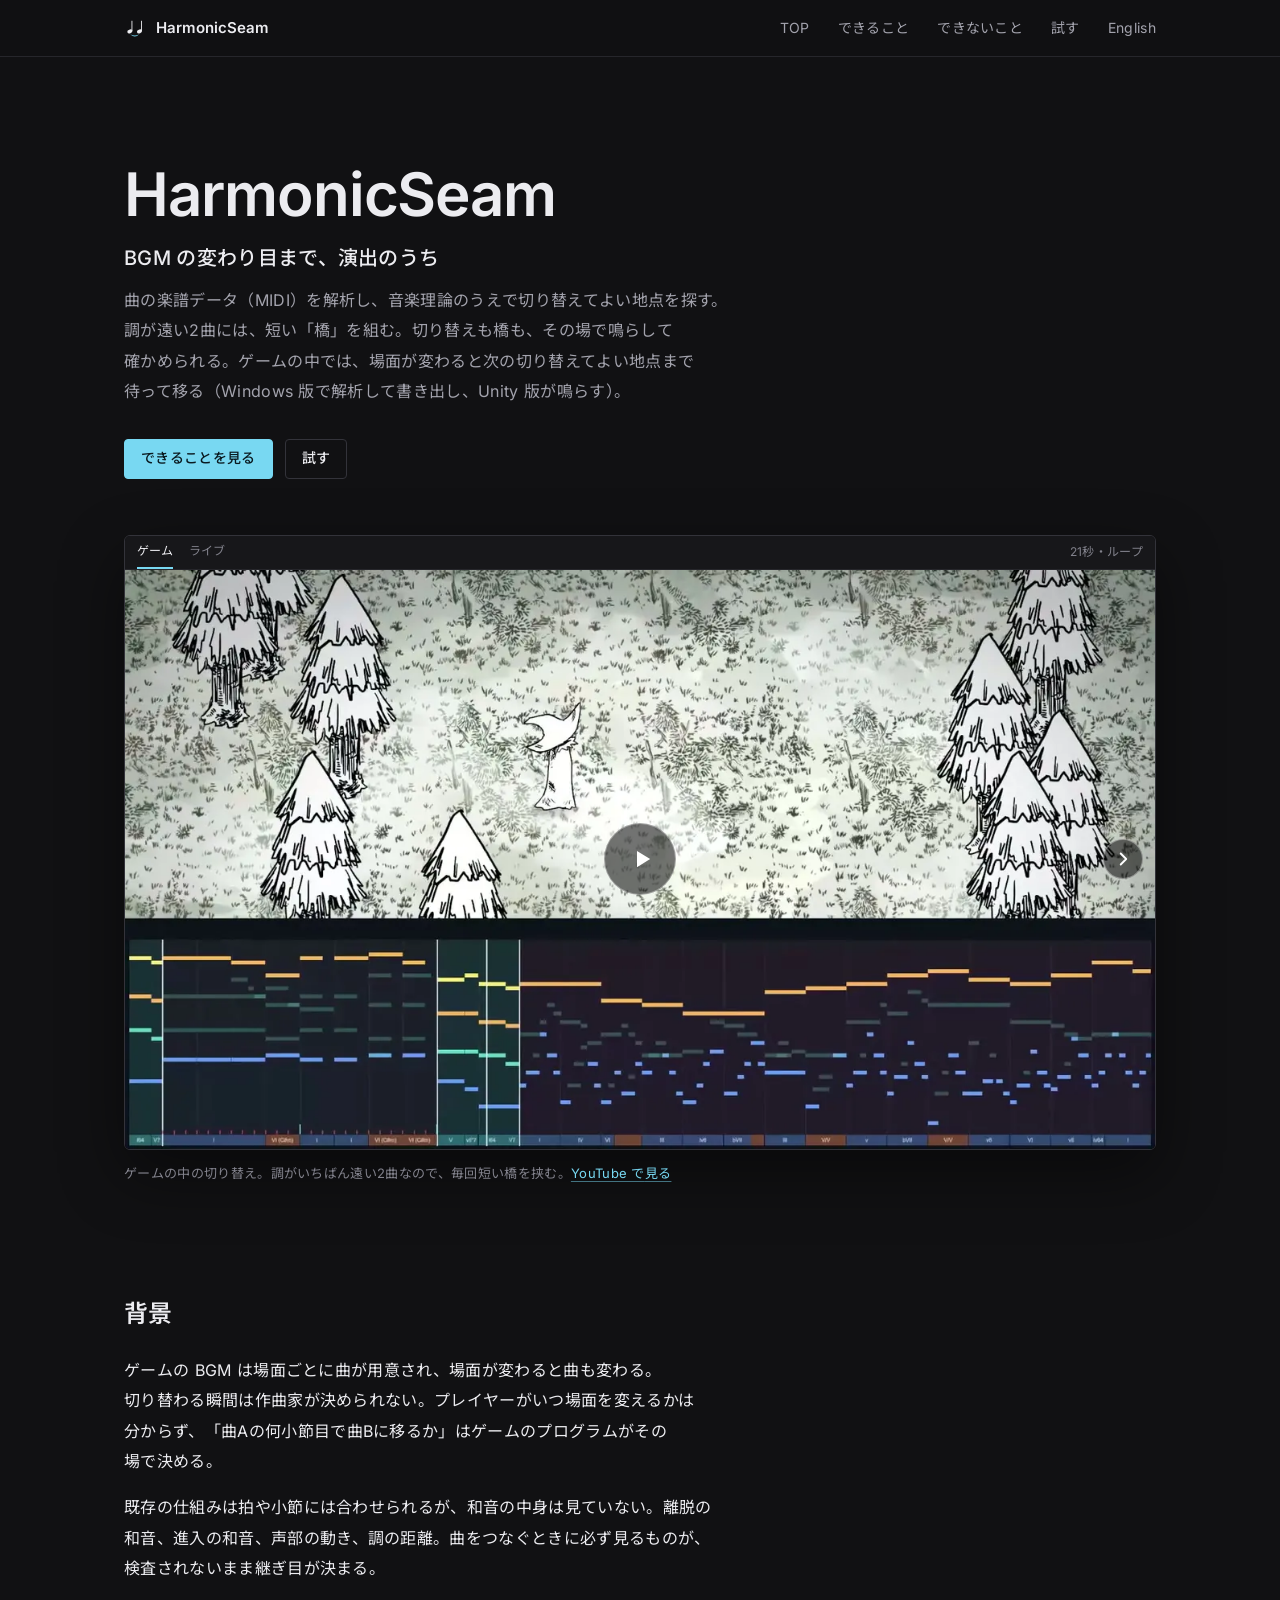
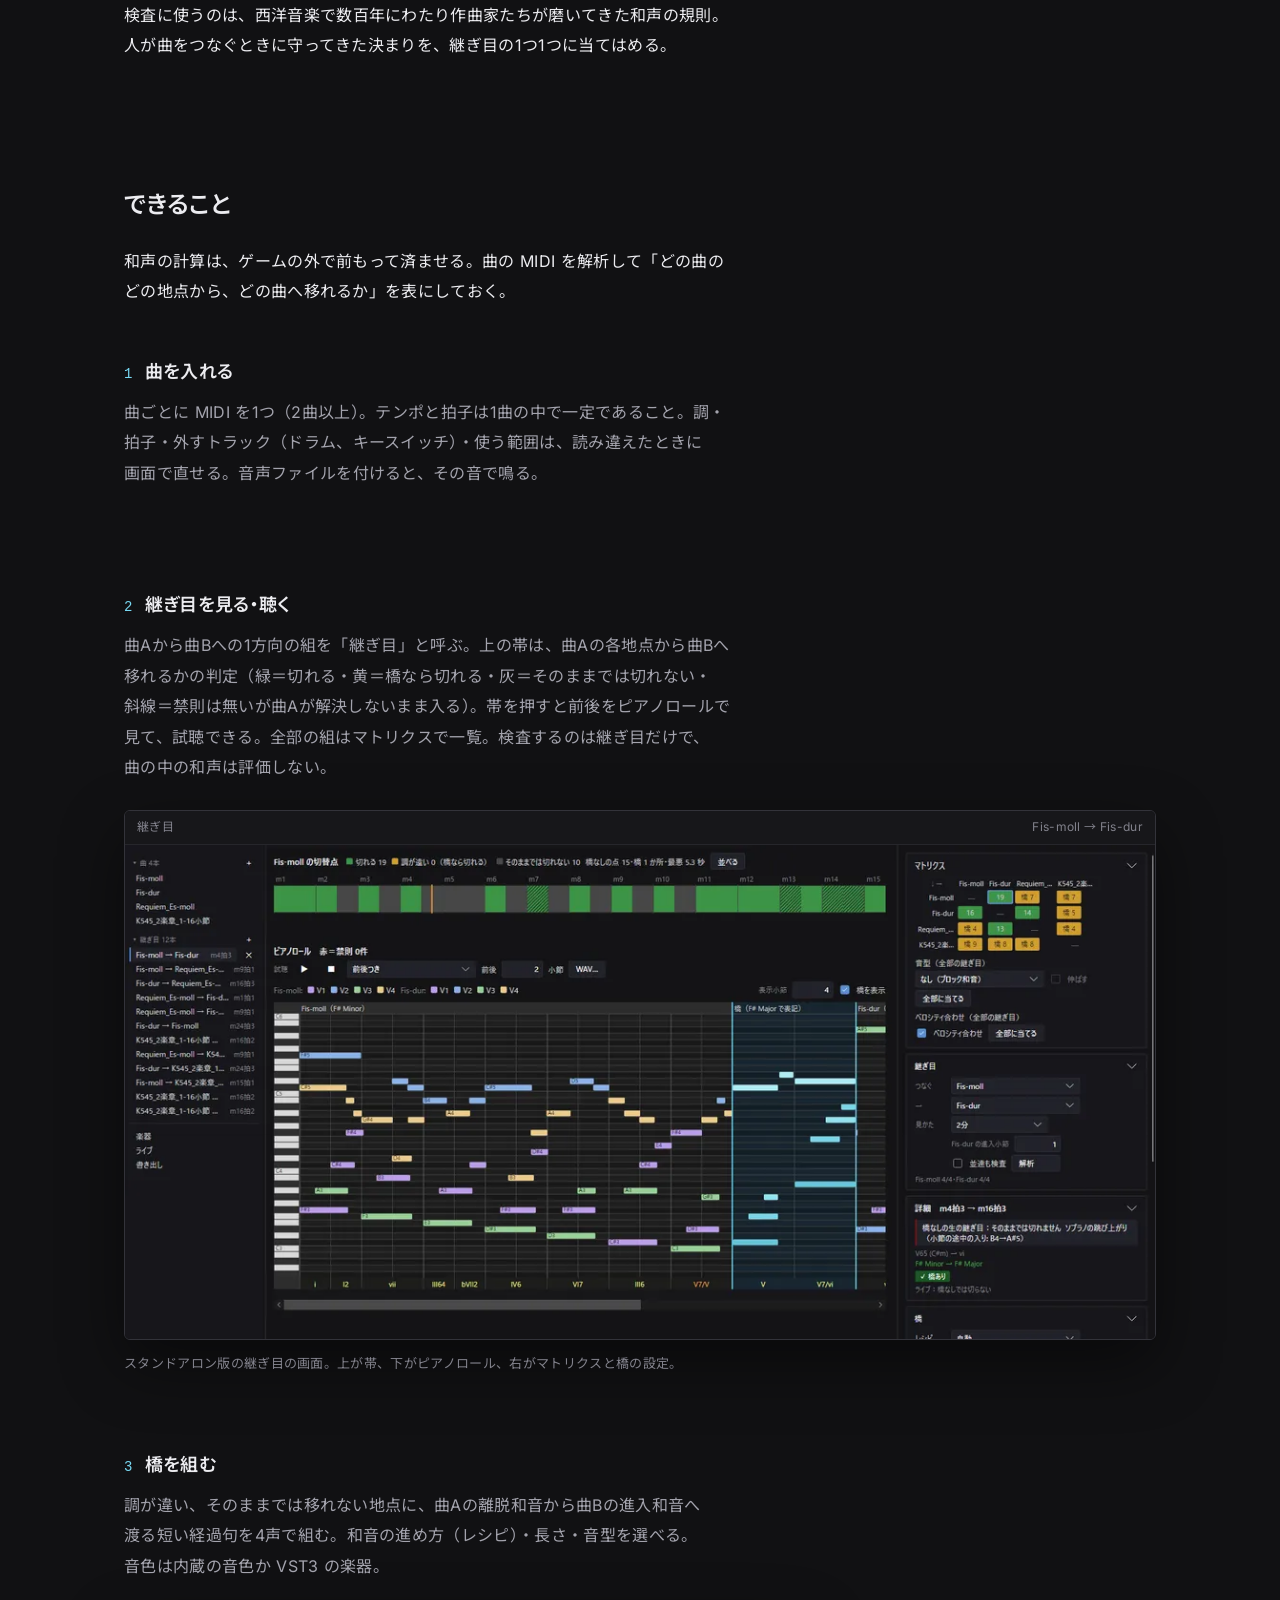
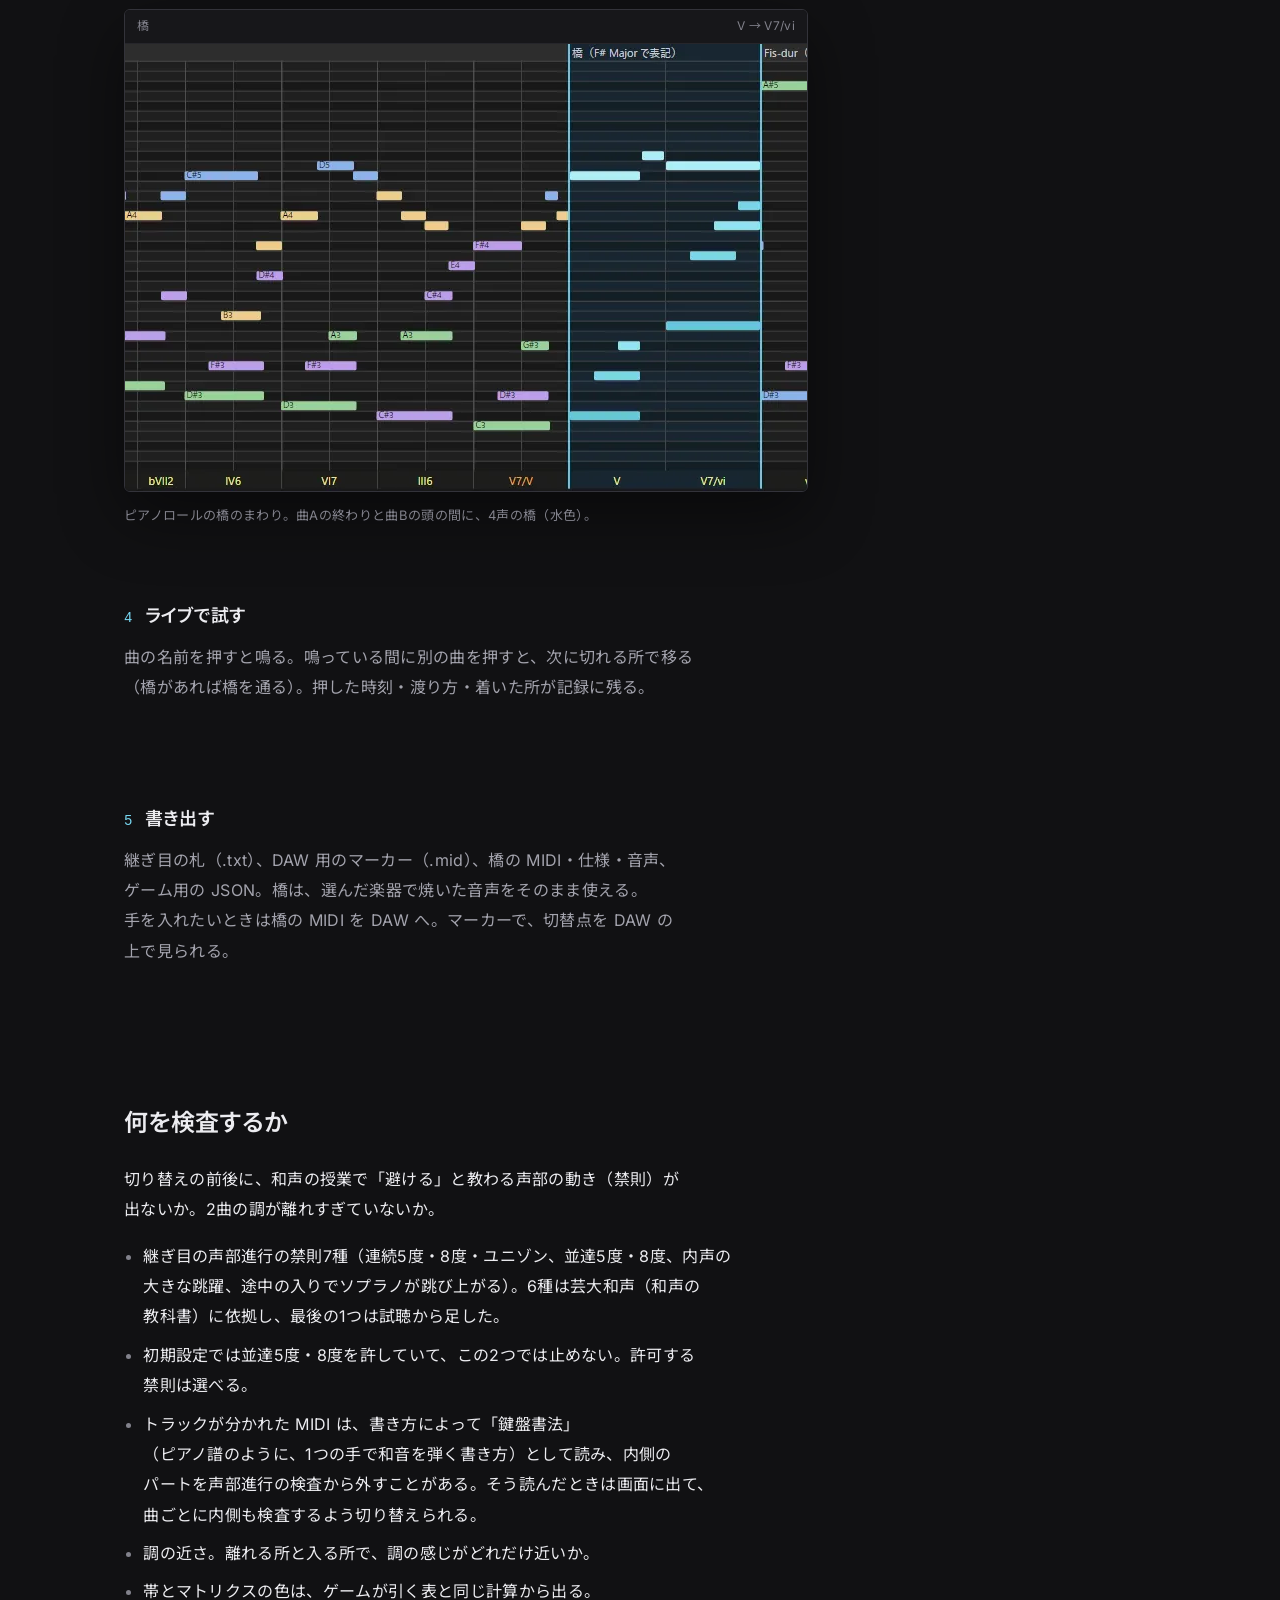
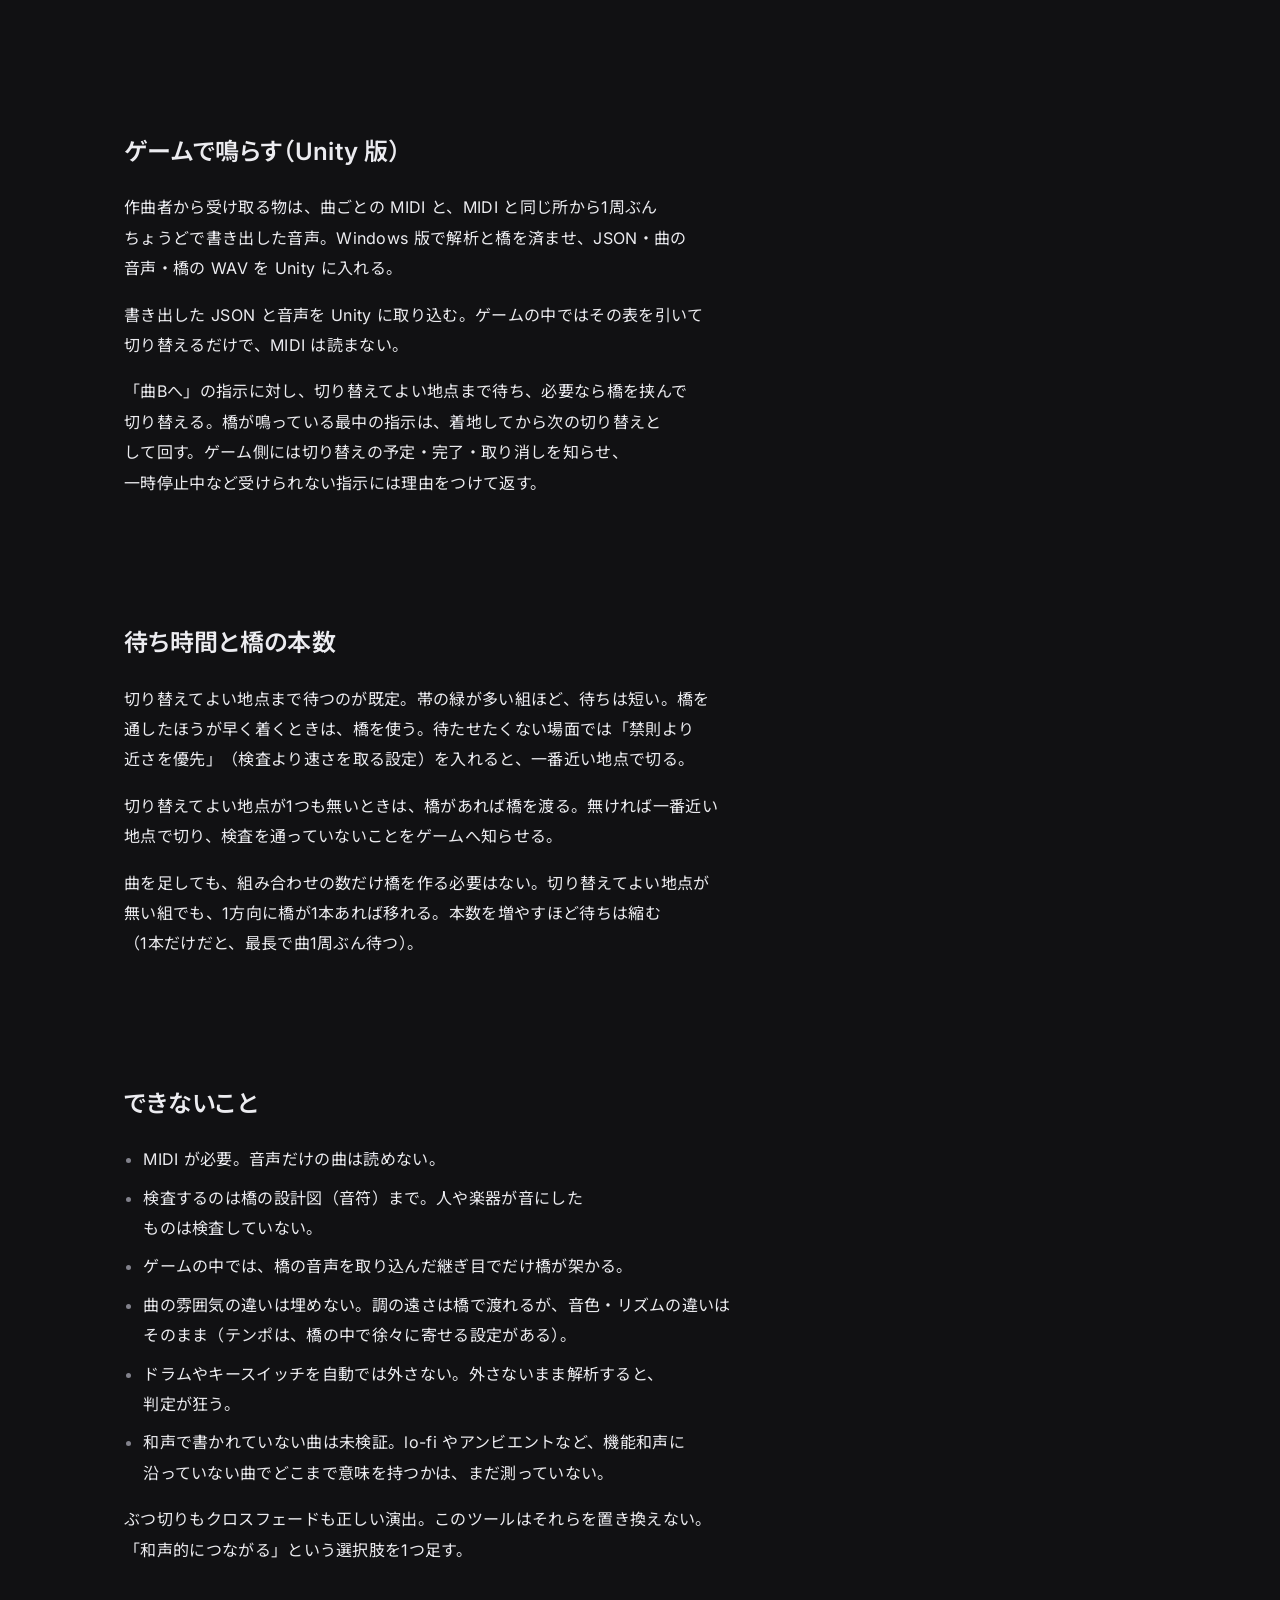
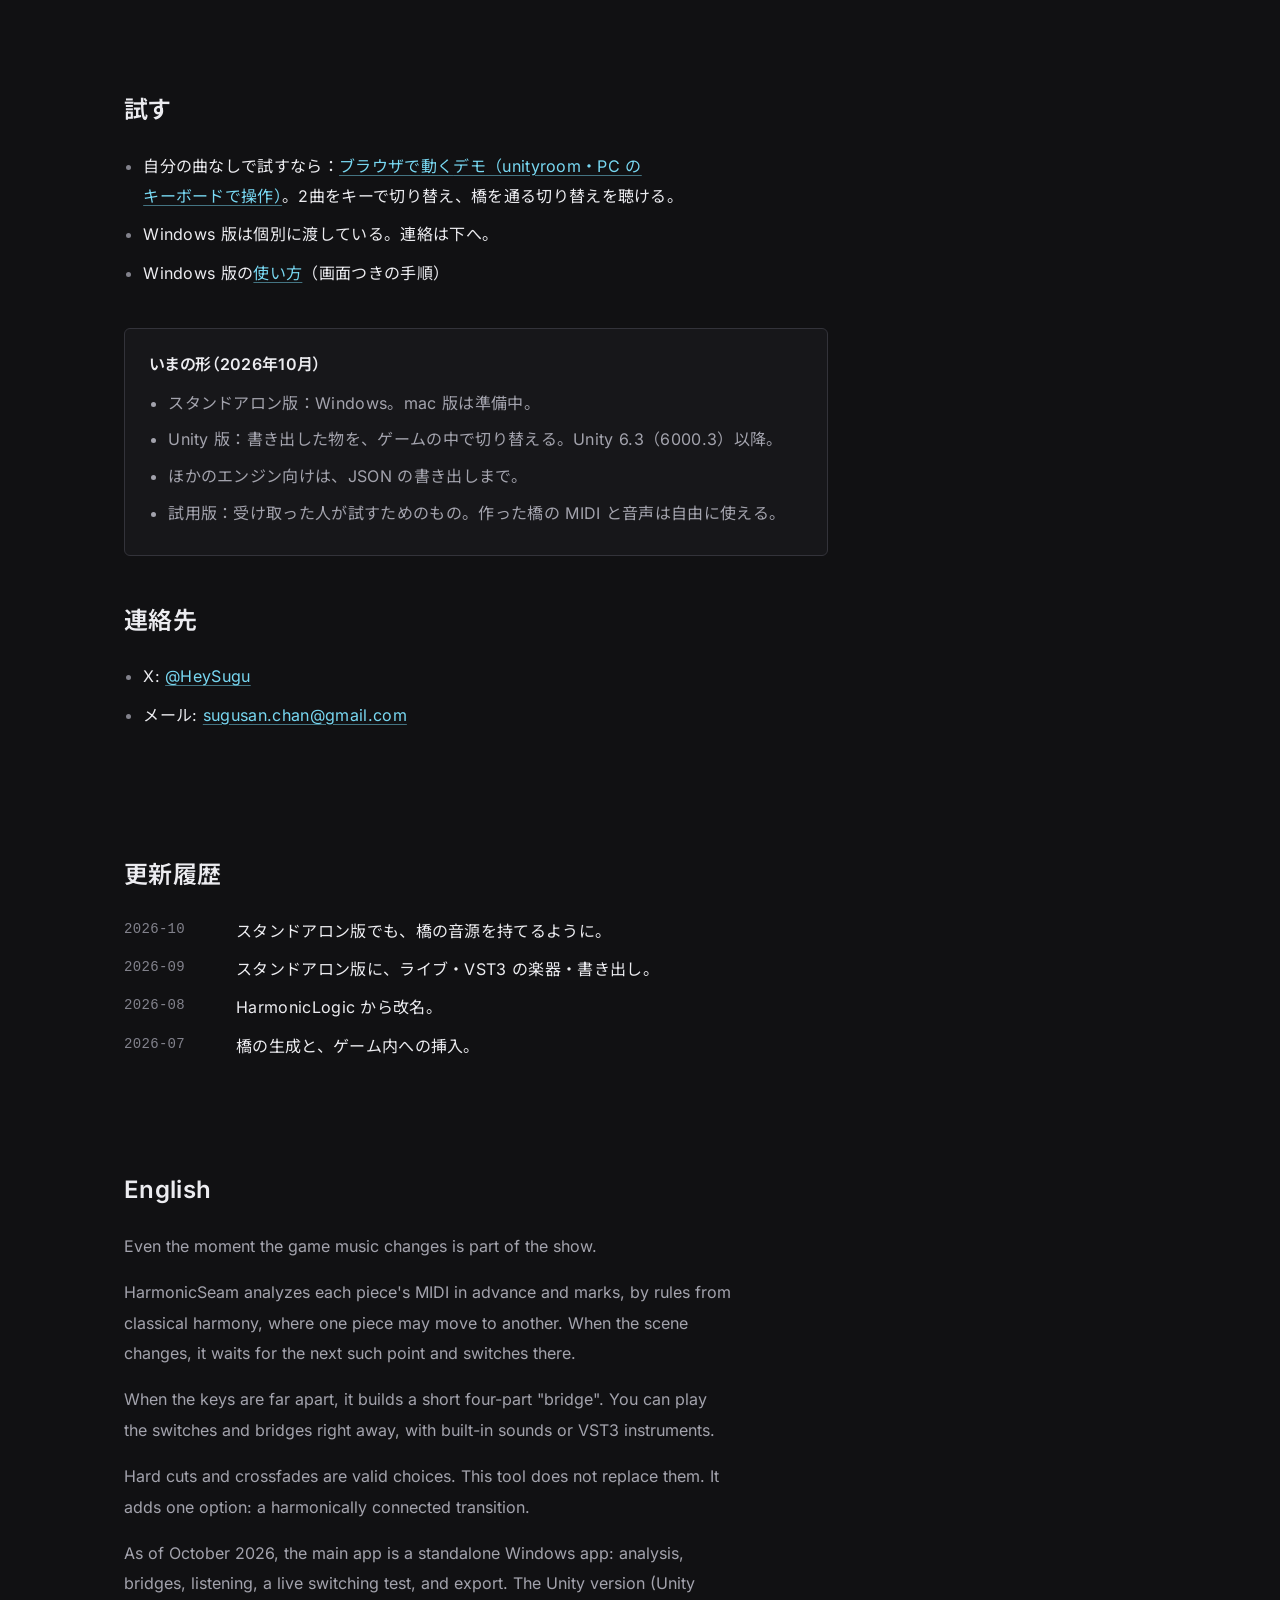
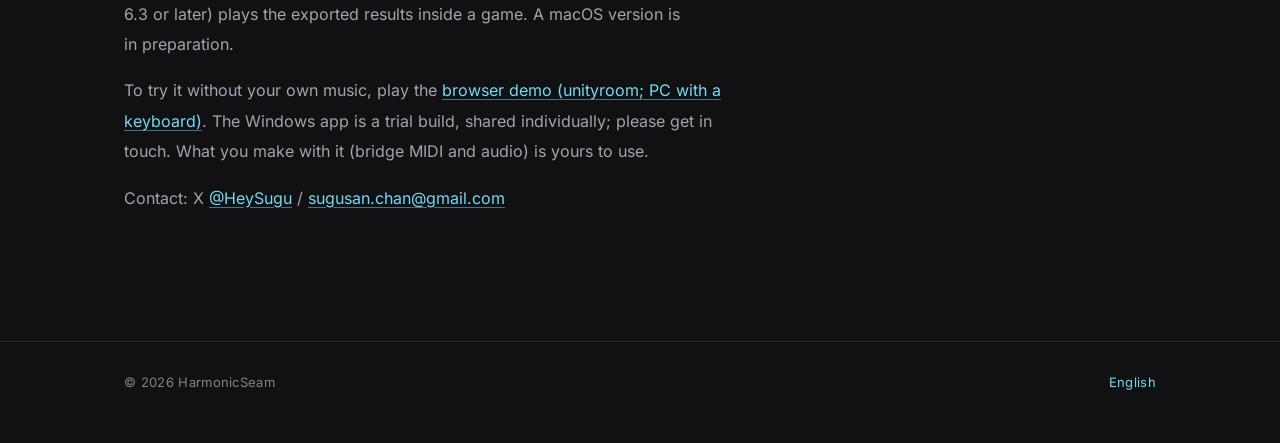
<file: index.html>
<!DOCTYPE html><html lang="ja"><head><meta charset="utf-8"><meta name="viewport" content="width=device-width, initial-scale=1"><title>HarmonicSeam</title><meta name="description" content="BGM の変わり目まで、演出のうち。曲の楽譜データ（MIDI）を解析し、音楽理論のうえで切り替えてよい地点を探す。調が遠い2曲には、短い「橋」を組む。"><meta property="og:type" content="website"><meta property="og:site_name" content="HarmonicSeam"><meta property="og:title" content="HarmonicSeam"><meta property="og:description" content="BGM の変わり目まで、演出のうち。曲の楽譜データ（MIDI）を解析し、音楽理論のうえで切り替えてよい地点を探す。調が遠い2曲には、短い「橋」を組む。"><meta property="og:url" content="https://harmonicseam.github.io/"><meta property="og:image" content="https://harmonicseam.github.io/og.png"><meta property="og:image:width" content="1920"><meta property="og:image:height" content="1080"><meta name="twitter:card" content="summary_large_image"><link rel="icon" href="/favicon.svg" type="image/svg+xml"><link rel="preload" href="/fonts/inter.132be9a441.woff2" as="font" type="font/woff2" crossorigin=""><link rel="preload" href="/fonts/noto-sans-jp.26fc1f16a7.woff2" as="font" type="font/woff2" crossorigin=""><style>@font-face{font-family:'Inter';font-style:normal;font-weight:400;font-display:swap;src:url(/fonts/inter.132be9a441.woff2) format('woff2')}@font-face{font-family:'Inter';font-style:normal;font-weight:500;font-display:swap;src:url(/fonts/inter.132be9a441.woff2) format('woff2')}@font-face{font-family:'Inter';font-style:normal;font-weight:600;font-display:swap;src:url(/fonts/inter.132be9a441.woff2) format('woff2')}@font-face{font-family:'Noto Sans JP';font-style:normal;font-weight:400;font-display:swap;src:url(/fonts/noto-sans-jp.26fc1f16a7.woff2) format('woff2')}@font-face{font-family:'Noto Sans JP';font-style:normal;font-weight:500;font-display:swap;src:url(/fonts/noto-sans-jp.26fc1f16a7.woff2) format('woff2')}@font-face{font-family:'Noto Sans JP';font-style:normal;font-weight:600;font-display:swap;src:url(/fonts/noto-sans-jp.26fc1f16a7.woff2) format('woff2')}</style><link rel="stylesheet" href="/_astro/Base.0Olm_DpR.css"></head><body><header class="top"><div class="wrap top__in"><a class="brand" href="#"><img src="/logo.svg" alt="" width="22" height="22">HarmonicSeam</a><nav class="nav" aria-label="ページ内"><a class="nav__top" href="#">TOP</a><a class="nav__wide" href="#how">できること</a><a class="nav__wide" href="#limits">できないこと</a><a class="nav__wide" href="#try">試す</a><a href="#en" lang="en">English</a></nav></div></header><main><section class="hero wrap"><h1>HarmonicSeam</h1><p class="tagline bx">BGM の<wbr>変わり<wbr>目まで、<wbr>演出の<wbr>うち</p><p class="sub bx">曲の<wbr>楽譜データ<wbr>（MIDI）を<wbr>解析し、<wbr>音楽理論の<wbr>うえで<wbr>切り替えて<wbr>よい<wbr>地点を<wbr>探す。<wbr>調が<wbr>遠い<wbr>2曲には、<wbr>短い<wbr>「橋」を<wbr>組む。<wbr>切り替えも<wbr>橋も、<wbr>その<wbr>場で<wbr>鳴らして<wbr>確かめられる。<wbr>ゲームの<wbr>中では、<wbr>場面が<wbr>変わると<wbr>次の<wbr>切り替えて<wbr>よい<wbr>地点まで<wbr>待って<wbr>移る<wbr>（Windows 版で<wbr>解析して<wbr>書き出し、<wbr>Unity 版が<wbr>鳴らす）。</p><div class="actions"><a class="btn btn--primary" href="#how">できることを見る</a><a class="btn" href="#try">試す</a></div></section><section id="video" class="wrap"><div class="window"><div class="window__bar window__bar--tabs"><div class="tabs" role="tablist" aria-label="動画"><button type="button" role="tab" aria-selected="true" data-tab="0">ゲーム</button><button type="button" role="tab" aria-selected="false" data-tab="1">ライブ</button></div><span data-meta="">21秒・ループ</span></div><div class="stage"><button type="button" class="arrow arrow--prev" data-step="-1" aria-label="前の動画" hidden><svg viewBox="0 0 24 24" width="22" height="22"><path d="M14.5 6l-6 6 6 6" fill="none" stroke="currentColor" stroke-width="2" stroke-linecap="round" stroke-linejoin="round" /></svg></button><button type="button" class="arrow arrow--next" data-step="1" aria-label="次の動画"><svg viewBox="0 0 24 24" width="22" height="22"><path d="M9.5 6l6 6-6 6" fill="none" stroke="currentColor" stroke-width="2" stroke-linecap="round" stroke-linejoin="round" /></svg></button><div class="slides" data-slides=""><div class="slide video" data-video="" data-meta-text="21秒・ループ" role="button" tabindex="0" aria-label="動画を再生（音あり）"><video src="/video/intro.mp4" poster="/video/poster.webp" loop playsinline preload="metadata"></video><div class="video__hint" aria-hidden="true"><svg viewBox="0 0 24 24" width="30" height="30"><path d="M8 5.5v13l10.5-6.5z" fill="currentColor" /></svg></div></div><div class="slide video" data-video="" data-meta-text="22秒・ループ" role="button" tabindex="0" aria-label="ライブの動画を再生（音あり）"><video src="/video/live.mp4" poster="/video/live-poster.webp" loop playsinline preload="none"></video><div class="video__hint" aria-hidden="true"><svg viewBox="0 0 24 24" width="30" height="30"><path d="M8 5.5v13l10.5-6.5z" fill="currentColor" /></svg></div></div></div></div></div><p class="caption bx" data-caption="">ゲームの<wbr>中の<wbr>切り替え。<wbr>調が<wbr>いちばん遠い<wbr>2曲なので、<wbr>毎回<wbr>短い橋を<wbr>挟む。<a href="https://youtu.be/Th9F_Nxc8Kg"><wbr>YouTube で<wbr>見る</a></p><p class="caption bx" data-caption="" hidden>スタンドアロン版の<wbr>ライブ。<wbr>押した<wbr>曲へ、<wbr>次に<wbr>切れる<wbr>所で<wbr>移る。<wbr>水色が<wbr>橋。</p></section><section id="background" class="sec wrap"><h2>背景</h2><div class="prose"><p class="bx">ゲームの BGM は<wbr>場面ごとに<wbr>曲が<wbr>用意され、<wbr>場面が<wbr>変わると<wbr>曲も<wbr>変わる。<span class="nw"><wbr>切り替わる</span><wbr>瞬間は<wbr>作曲家が<wbr>決められない。<wbr>プレイヤーが<wbr>いつ場面を<wbr>変えるかは<wbr>分からず、<wbr>「<span class="nw">曲A</span>の<wbr>何小節目で<span class="nw"><wbr>曲B</span>に<wbr>移るか」は<wbr>ゲームの<wbr>プログラムが<wbr>その<wbr>場で<wbr>決める。</p><p class="bx">既存の<wbr>仕組みは<wbr>拍や<wbr>小節には<wbr>合わせられるが、<wbr>和音の<wbr>中身は<wbr>見ていない。<wbr>離脱の<wbr>和音、<wbr>進入の<wbr>和音、<wbr>声部の<wbr>動き、<wbr>調の<wbr>距離。<wbr>曲を<wbr>つなぐ<wbr>ときに<wbr>必ず<wbr>見る<wbr>ものが、<wbr>検査されないまま<wbr>継ぎ目が<wbr>決まる。</p><p class="bx">検査に<wbr>使うのは、<wbr>西洋音楽で<wbr>数百年に<wbr>わたり作曲家たちが<wbr>磨いてきた<wbr>和声の<wbr>規則。<wbr>人が<wbr>曲を<wbr>つなぐ<wbr>ときに<wbr>守ってきた<wbr>決まりを、<wbr>継ぎ目の<wbr>1つ<wbr>1つに<wbr>当てはめる。</p></div></section><section id="how" class="sec wrap"><h2 class="bx">できる<wbr>こと</h2><div class="prose"><p class="bx">和声の<wbr>計算は、<wbr>ゲームの<wbr>外で<wbr>前もって<wbr>済ませる。<wbr>曲の MIDI を<wbr>解析して<wbr>「どの<wbr>曲の<wbr>どの<wbr>地点から、<wbr>どの<wbr>曲へ<wbr>移れるか」を<wbr>表に<wbr>しておく。</p></div><ol class="steps"><li class="step bx"><div class="step__head"><span class="step__num">1</span><h3>曲を<wbr>入れる</h3></div><p><wbr>曲ごとに MIDI を<wbr>1つ<wbr>（2曲以上）。<wbr>テンポと<wbr>拍子は<wbr>1曲の<wbr>中で<wbr>一定である<wbr>こと。<wbr>調・拍子・外すトラック<wbr>（ドラム、<wbr>キースイッチ）・<wbr>使う<wbr>範囲は、<wbr>読み違えた<wbr>ときに<wbr>画面で<wbr>直せる。<wbr>音声ファイルを<wbr>付けると、<wbr>その<wbr>音で<wbr>鳴る。</p></li><li class="step bx"><div class="step__head"><span class="step__num">2</span><h3>継ぎ目を<wbr>見る・聴く</h3></div><p><span class="nw"><wbr>曲A</span>から<span class="nw"><wbr>曲B</span>への<wbr>1方向の<wbr>組を<wbr>「継ぎ目」と<wbr>呼ぶ。<wbr>上の<wbr>帯は、<span class="nw"><wbr>曲A</span>の<wbr>各地点から<span class="nw"><wbr>曲B</span>へ<wbr>移れるかの<wbr>判定<wbr>（緑＝切れる・黄＝橋なら<wbr>切れる・灰＝<wbr>そのままでは<wbr>切れない・斜線＝禁則は<wbr>無いが<span class="nw"><wbr>曲A</span>が<wbr>解決しないまま<wbr>入る）。<wbr>帯を<wbr>押すと<wbr>前後を<wbr>ピアノロールで<wbr>見て、<wbr>試聴できる。<wbr>全部の<wbr>組は<wbr>マトリクスで<wbr>一覧。<wbr>検査するのは<wbr>継ぎ目だけで、<wbr>曲の<wbr>中の<wbr>和声は<wbr>評価しない。</p><figure class="fig"><div class="window"><div class="window__bar"><span><wbr>継ぎ目</span><span>Fis-moll → Fis-dur</span></div><picture><source media="(max-width: 640px)" srcset="/_astro/app-seam-focus.DooyleGP_1rIiRC.webp" width="975" height="700"><img src="/_astro/app-seam.DCDRDnpy_BBxQC.webp" srcset="/_astro/app-seam.DCDRDnpy_maKtE.webp 1080w, /_astro/app-seam.DCDRDnpy_BBxQC.webp 1600w" alt="スタンドアロン版の継ぎ目の画面。上に切替点の帯、下にピアノロール、右にマトリクスと橋の設定" sizes="(min-width: 1128px) 1080px, 100vw" loading="lazy" decoding="async" width="1600" height="767"></picture></div><figcaption>スタンドアロン版の<wbr>継ぎ目の<wbr>画面。<wbr>上が<wbr>帯、<wbr>下が<wbr>ピアノロール、<wbr>右が<wbr>マトリクスと<wbr>橋の<wbr>設定。</figcaption></figure></li><li class="step bx"><div class="step__head"><span class="step__num">3</span><h3>橋を<wbr>組む</h3></div><p>調が<wbr>違い、<wbr>そのままでは<wbr>移れない<wbr>地点に、<span class="nw"><wbr>曲A</span>の<wbr>離脱和音から<span class="nw"><wbr>曲B</span>の<wbr>進入和音へ<wbr>渡る<wbr>短い<wbr>経過句を<wbr>4声で<wbr>組む。<wbr>和音の<wbr>進め方<wbr>（レシピ）・長さ・<wbr>音型を<wbr>選べる。<wbr>音色は<wbr>内蔵の<wbr>音色か VST3 の<wbr>楽器。</p><figure class="fig fig--narrow"><div class="window"><div class="window__bar"><span><wbr>橋</span><span>V → V7/vi</span></div><img src="/_astro/app-bridge.Do_L1AYJ_2BShv.webp" srcset="/_astro/app-bridge.Do_L1AYJ_2BShv.webp 682w" alt="ピアノロールの橋のまわり。曲Aの終わり、水色の4声の橋、曲Bの頭" sizes="(min-width: 730px) 682px, 100vw" loading="lazy" decoding="async" width="682" height="447"></div><figcaption>ピアノロールの<wbr>橋の<wbr>まわり。<span class="nw"><wbr>曲A</span>の<wbr>終わりと<span class="nw"><wbr>曲B</span>の<wbr>頭の<wbr>間に、<wbr>4声の<wbr>橋（水色）。</figcaption></figure></li><li class="step bx"><div class="step__head"><span class="step__num">4</span><h3>ライブで<wbr>試す</h3></div><p>曲の<wbr>名前を<wbr>押すと<wbr>鳴る。<wbr>鳴っている<wbr>間に<wbr>別の<wbr>曲を<wbr>押すと、<wbr>次に<wbr>切れる<wbr>所で<wbr>移る<wbr>（橋が<wbr>あれば<wbr>橋を<wbr>通る）。<wbr>押した<wbr>時刻・渡り方・着いた<wbr>所が<wbr>記録に<wbr>残る。</p></li><li class="step bx"><div class="step__head"><span class="step__num">5</span><h3><wbr>書き出す</h3></div><p>継ぎ目の<wbr>札<wbr>（.txt）、<wbr>DAW 用の<wbr>マーカー<wbr>（.mid）、<wbr>橋の MIDI・仕様・音声、<wbr>ゲーム用の JSON。<wbr>橋は、<wbr>選んだ<wbr>楽器で<wbr>焼いた<wbr>音声を<wbr>そのまま<wbr>使える。<wbr>手を<wbr>入れたい<wbr>ときは<wbr>橋の MIDI を DAW へ。<wbr>マーカーで、<wbr>切替点を DAW の<wbr>上で<wbr>見られる。</p></li></ol></section><section id="check" class="sec wrap"><h2 class="bx">何を<wbr>検査するか</h2><div class="prose"><p class="bx">切り替えの<wbr>前後に、<wbr>和声の<wbr>授業で<wbr>「避ける」と<wbr>教わる<wbr>声部の<wbr>動き<wbr>（禁則）が<wbr>出ないか。<wbr>2曲の<wbr>調が<wbr>離れすぎていないか。</p><ul><li class="bx">継ぎ目の<wbr>声部進行の<wbr>禁則7種<wbr>（連続5度・8度・ユニゾン、<wbr>並達5度・8度、<wbr>内声の<wbr>大きな<wbr>跳躍、<wbr>途中の<wbr>入りで<wbr>ソプラノが<wbr>跳び<wbr>上がる）。<wbr>6種は<wbr>芸大和声<wbr>（和声の<wbr>教科書）に<wbr>依拠し、<wbr>最後の<wbr>1つは<wbr>試聴から<wbr>足した。</li><li class="bx">初期設定では<wbr>並達5度・8度を<wbr>許していて、<wbr>この<wbr>2つでは<wbr>止めない。<wbr>許可する<wbr>禁則は<wbr>選べる。</li><li class="bx">トラックが<wbr>分かれた MIDI は、<wbr>書き方に<wbr>よって<wbr>「鍵盤書法」<wbr>（ピアノ譜のように、<wbr>1つの<wbr>手で<wbr>和音を<wbr>弾く<wbr>書き方）と<wbr>して<wbr>読み、<wbr>内側の<wbr>パートを<wbr>声部進行の<wbr>検査から<wbr>外すことがある。<wbr>そう<wbr>読んだ<wbr>ときは<wbr>画面に<wbr>出て、<wbr>曲ごとに<wbr>内側も<wbr>検査するよう切り替えられる。</li><li class="bx">調の<wbr>近さ。<wbr>離れる<wbr>所と<wbr>入る<wbr>所で、<wbr>調の<wbr>感じが<wbr>どれだけ<wbr>近いか。</li><li class="bx">帯と<wbr>マトリクスの<wbr>色は、<wbr>ゲームが<wbr>引く<wbr>表と<wbr>同じ<wbr>計算から<wbr>出る。</li></ul></div></section><section id="game" class="sec wrap"><h2 class="bx">ゲームで<wbr>鳴らす<wbr>（Unity 版）</h2><div class="prose"><p class="bx">作曲者から<wbr>受け取る物は、<wbr>曲ごとの MIDI と、<wbr>MIDI と<wbr>同じ<wbr>所から<wbr>1周ぶん<wbr>ちょうどで<wbr>書き出した<wbr>音声。<wbr>Windows 版で<wbr>解析と<wbr>橋を<wbr>済ませ、<wbr>JSON・曲の<wbr>音声・橋の WAV を Unity に<wbr>入れる。</p><p class="bx">書き出した JSON と<wbr>音声を Unity に<wbr>取り込む。<wbr>ゲームの<wbr>中では<wbr>その<wbr>表を<wbr>引いて<wbr>切り替えるだけで、<wbr>MIDI は<wbr>読まない。</p><p class="bx">「<span class="nw">曲B</span>へ」の<wbr>指示に<wbr>対し、<wbr>切り替えて<wbr>よい<wbr>地点まで<wbr>待ち、<wbr>必要なら<wbr>橋を<wbr>挟んで<wbr>切り替える。<wbr>橋が<wbr>鳴っている<wbr>最中の<wbr>指示は、<wbr>着地してから<wbr>次の<wbr>切り替えと<wbr>して回す。<wbr>ゲーム側には<wbr>切り替えの<wbr>予定・完了・取り消しを<wbr>知らせ、<wbr>一時停止中など<wbr>受けられない<wbr>指示には<wbr>理由を<wbr>つけて<wbr>返す。</p></div></section><section id="wait" class="sec wrap"><h2 class="bx">待ち時間と<wbr>橋の<wbr>本数</h2><div class="prose"><p class="bx">切り替えて<wbr>よい<wbr>地点まで<wbr>待つのが<wbr>既定。<wbr>帯の<wbr>緑が<wbr>多い<wbr>組ほど、<wbr>待ちは<wbr>短い。<wbr>橋を<wbr>通した<wbr>ほうが<wbr>早く<wbr>着く<wbr>ときは、<wbr>橋を<wbr>使う。<wbr>待たせたくない<wbr>場面では<wbr>「禁則より<wbr>近さを<wbr>優先」<wbr>（検査より<wbr>速さを<wbr>取る<wbr>設定）を<wbr>入れると、<wbr>一番<wbr>近い<wbr>地点で<wbr>切る。</p><p class="bx">切り替えて<wbr>よい<wbr>地点が<wbr>1つも<wbr>無いときは、<wbr>橋が<wbr>あれば<wbr>橋を<wbr>渡る。<wbr>無ければ<wbr>一番<wbr>近い<wbr>地点で<wbr>切り、<wbr>検査を<wbr>通っていない<wbr>ことを<wbr>ゲームへ<wbr>知らせる。</p><p class="bx">曲を<wbr>足しても、<wbr>組み合わせの<wbr>数だけ橋を<wbr>作る<wbr>必要は<wbr>ない。<wbr>切り替えて<wbr>よい<wbr>地点が<wbr>無い組でも、<wbr>1方向に<wbr>橋が<wbr>1本あれば<wbr>移れる。<wbr>本数を<wbr>増やすほど<wbr>待ちは<wbr>縮む<wbr>（1本だけだと、<wbr>最長で<wbr>曲1周ぶん<wbr>待つ）。</p></div></section><section id="limits" class="sec wrap"><h2 class="bx">できない<wbr>こと</h2><div class="prose"><ul><li class="bx">MIDI が<wbr>必要。<wbr>音声だけの<wbr>曲は<wbr>読めない。</li><li class="bx">検査するのは<wbr>橋の<wbr>設計図<wbr>（音符）まで。<wbr>人や<wbr>楽器が<wbr>音に<wbr>した<wbr>ものは<wbr>検査していない。</li><li class="bx">ゲームの<wbr>中では、<wbr>橋の<wbr>音声を<wbr>取り込んだ<wbr>継ぎ目でだけ橋が<wbr>架かる。</li><li class="bx">曲の<wbr>雰囲気の<wbr>違いは<wbr>埋めない。<wbr>調の<wbr>遠さは<wbr>橋で<wbr>渡れるが、<wbr>音色・リズムの<wbr>違いは<wbr>そのまま<wbr>（テンポは、<wbr>橋の<wbr>中で<wbr>徐々に<wbr>寄せる<wbr>設定が<wbr>ある）。</li><li class="bx">ドラムや<wbr>キースイッチを<wbr>自動では<wbr>外さない。<wbr>外さないまま<wbr>解析すると、<wbr>判定が<wbr>狂う。</li><li class="bx">和声で<wbr>書かれていない<wbr>曲は<wbr>未検証。<wbr>lo-fi や<wbr>アンビエントなど、<wbr>機能和声に<wbr>沿っていない<wbr>曲で<wbr>どこまで<wbr>意味を<wbr>持つかは、<wbr>まだ<wbr>測っていない。</li></ul><p class="bx">ぶつ切りも<wbr>クロスフェードも<wbr>正しい<wbr>演出。<wbr>この<wbr>ツールは<wbr>それらを<wbr>置き換えない。<wbr>「和声的に<wbr>つながる」と<wbr>いう<wbr>選択肢を<wbr>1つ足す。</p></div></section><section id="try" class="sec wrap"><h2>試す</h2><div class="prose"><ul><li class="bx">自分の<wbr>曲なしで<wbr>試すなら：<a href="https://unityroom.com/games/liv-2608">ブラウザで<wbr>動く<wbr>デモ<wbr>（unityroom・PC の<wbr>キーボードで<wbr>操作）</a>。<wbr>2曲を<wbr>キーで<wbr>切り替え、<wbr>橋を<wbr>通る<wbr>切り替えを<wbr>聴ける。</li><li class="bx">Windows 版は<wbr>個別に<wbr>渡している。<wbr>連絡は<wbr>下へ。</li><li class="bx">Windows 版の<a href="/guide/"><wbr>使い方</a><wbr>（画面つきの<wbr>手順）</li></ul></div><div class="box"><h3 class="bx">いまの<wbr>形<wbr>（2026年10月）</h3><ul><li class="bx">スタンドアロン版：Windows。<wbr>mac 版は<wbr>準備中。</li><li class="bx">Unity 版：<wbr>書き出した<wbr>物を、<wbr>ゲームの<wbr>中で<wbr>切り替える。<wbr>Unity 6.3<wbr>（6000.3）<wbr>以降。</li><li class="bx">ほかの<wbr>エンジン向けは、<wbr>JSON の<wbr>書き出しまで。</li><li class="bx">試用版：受け取った<wbr>人が<wbr>試すための<wbr>もの。<wbr>作った<wbr>橋の MIDI と<wbr>音声は<wbr>自由に<wbr>使える。</li></ul></div><h2 class="h2--sub">連絡先</h2><div class="prose"><ul><li>X: <a href="https://x.com/HeySugu">@HeySugu</a></li><li>メール: <a href="mailto:sugusan.chan@gmail.com">sugusan.chan@gmail.com</a></li></ul></div></section><section id="log" class="sec wrap"><h2>更新履歴</h2><dl class="log"><dt>2026-10</dt><dd class="bx">スタンドアロン版でも、<wbr>橋の<wbr>音源を<wbr>持てるように。</dd><dt>2026-09</dt><dd class="bx">スタンドアロン版に、<wbr>ライブ・VST3 の<wbr>楽器・<wbr>書き出し。</dd><dt>2026-08</dt><dd class="bx">HarmonicLogic から<wbr>改名。</dd><dt>2026-07</dt><dd class="bx">橋の<wbr>生成と、<wbr>ゲーム内への<wbr>挿入。</dd></dl></section><section id="en" class="sec wrap en" lang="en"><h2>English</h2><div class="prose"><p>Even the moment the game music changes is part of the show.</p><p>HarmonicSeam analyzes each piece's MIDI in advance and marks, by rules from classical harmony, where one piece may move to another. When the scene changes, it waits for the next such point and switches there.</p><p>When the keys are far apart, it builds a short four-part "bridge". You can play the switches and bridges right away, with built-in sounds or VST3 instruments.</p><p>Hard cuts and crossfades are valid choices. This tool does not replace them. It adds one option: a harmonically connected transition.</p><p>As of October 2026, the main app is a standalone Windows app: analysis, bridges, listening, a live switching test, and export. The Unity version (Unity 6.3 or later) plays the exported results inside a game. A macOS version is in preparation.</p><p>To try it without your own music, play the <a href="https://unityroom.com/games/liv-2608">browser demo (unityroom; PC with a keyboard)</a>. The Windows app is a trial build, shared individually; please get in touch. What you make with it (bridge MIDI and audio) is yours to use.</p><p>Contact: X <a href="https://x.com/HeySugu">@HeySugu</a> / <a href="mailto:sugusan.chan@gmail.com">sugusan.chan@gmail.com</a></p></div></section></main><footer class="foot"><div class="wrap foot__in"><span>© 2026 HarmonicSeam</span><a href="#en" lang="en">English</a></div></footer><script type="module">for(let e of document.querySelectorAll(`[data-video]`)){let t=e.querySelector(`video`),n=e.querySelector(`.video__hint`),r=()=>t.paused?t.play():t.pause();e.addEventListener(`click`,r),e.addEventListener(`keydown`,e=>{(e.key===`Enter`||e.key===` `)&&(e.preventDefault(),r())}),t.addEventListener(`play`,()=>n.hidden=!0),t.addEventListener(`pause`,()=>n.hidden=!1)}var e=document.querySelector(`[data-slides]`);if(e){let t=[...e.querySelectorAll(`.slide`)],n=t.map(e=>e.querySelector(`video`)),r=[...document.querySelectorAll(`[data-tab]`)],i=[...document.querySelectorAll(`[data-caption]`)],a=document.querySelector(`[data-meta]`),o=document.querySelector(`[data-step="-1"]`),s=document.querySelector(`[data-step="1"]`),c=0,l=(e,t)=>{let r=!n[e].paused;n.forEach((e,n)=>n!==t&&e.pause()),r&&n[t].paused&&n[t].play().catch(()=>{})},u=()=>{let e=n.some(e=>!e.paused);o&&(o.hidden=e||c===0),s&&(s.hidden=e||c===t.length-1)};n.forEach(e=>{e.addEventListener(`play`,u),e.addEventListener(`pause`,u)});let d=e=>{e!==c&&(l(c,e),c=e,r.forEach((t,n)=>t.setAttribute(`aria-selected`,String(n===e))),i.forEach((t,n)=>t.hidden=n!==e),a&&(a.textContent=t[e].dataset.metaText??``),u())},f=n=>{n<0||n>=t.length||n===c||(l(c,n),e.scrollTo({left:n*e.clientWidth,behavior:`smooth`}))};r.forEach((e,t)=>e.addEventListener(`click`,()=>f(t))),o?.addEventListener(`click`,()=>f(c-1)),s?.addEventListener(`click`,()=>f(c+1)),e.addEventListener(`scroll`,()=>d(Math.round(e.scrollLeft/e.clientWidth)),{passive:!0})}</script></body></html>
</file>
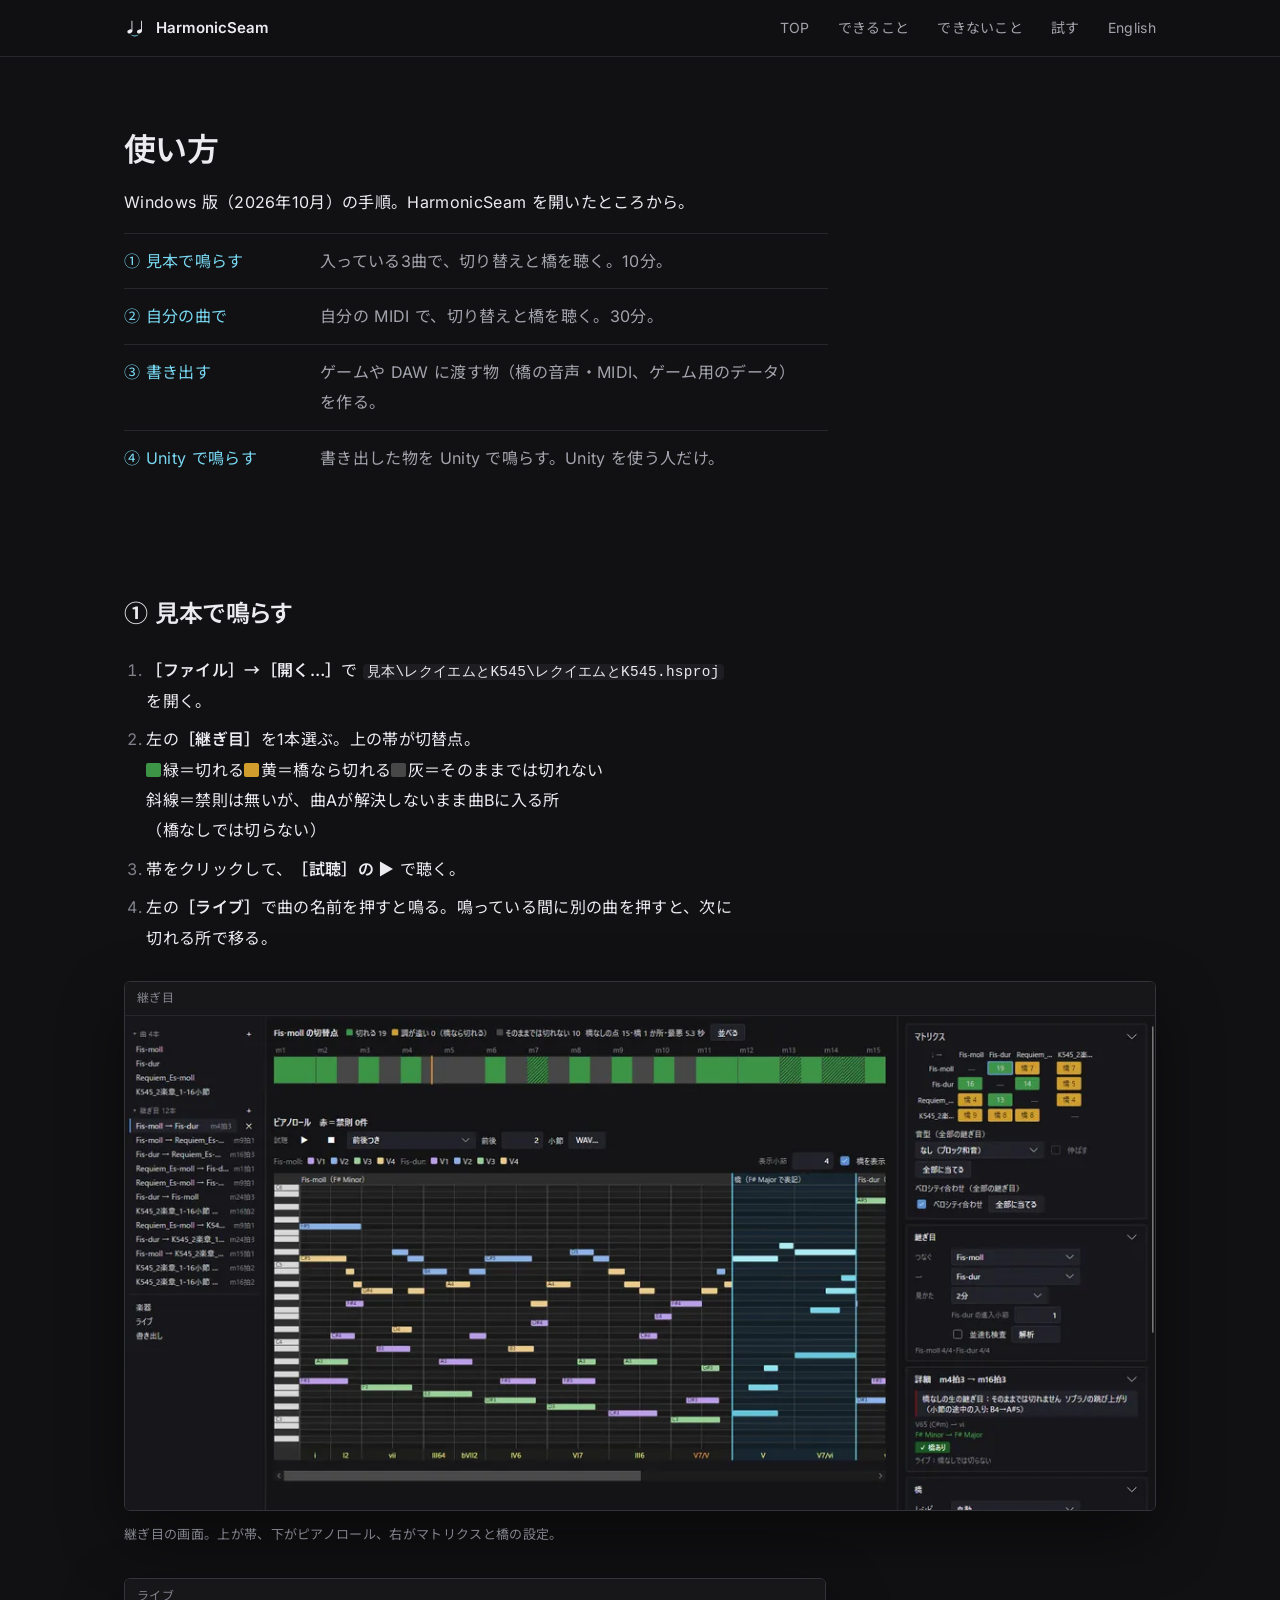
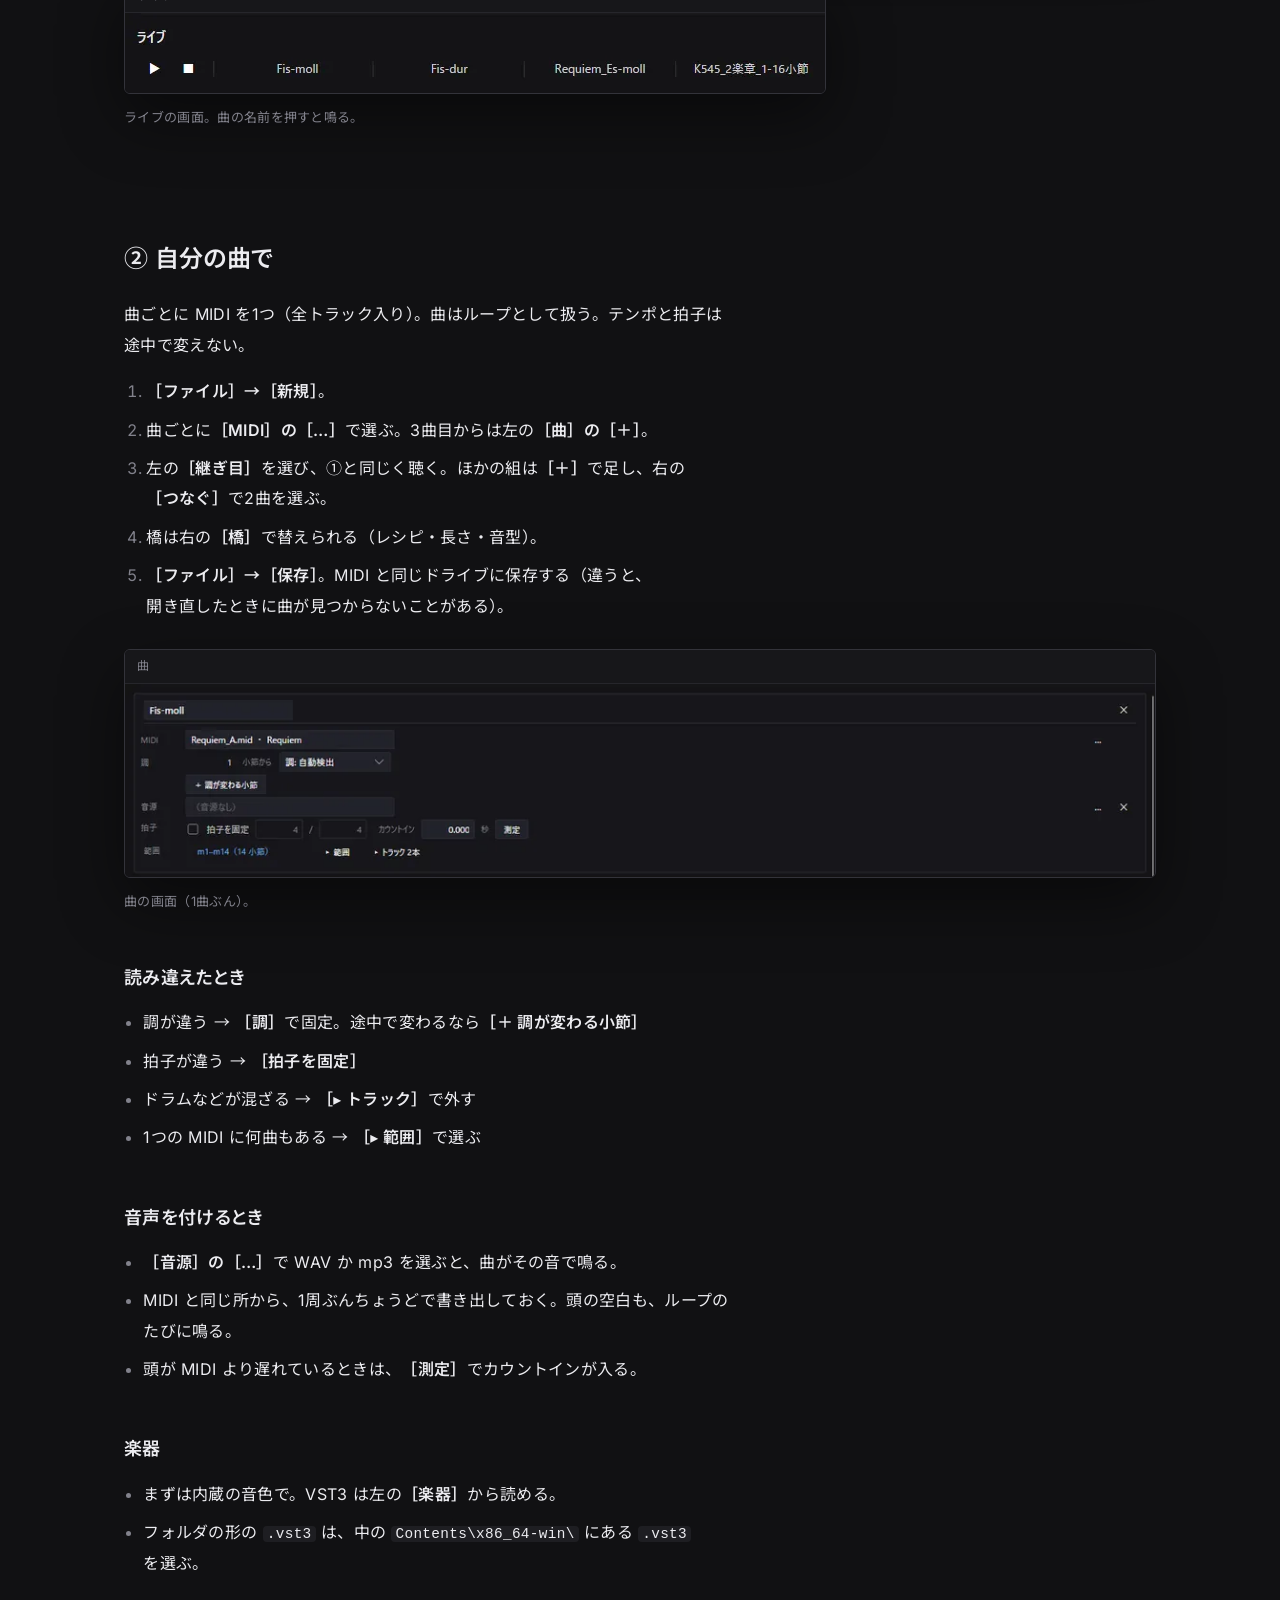
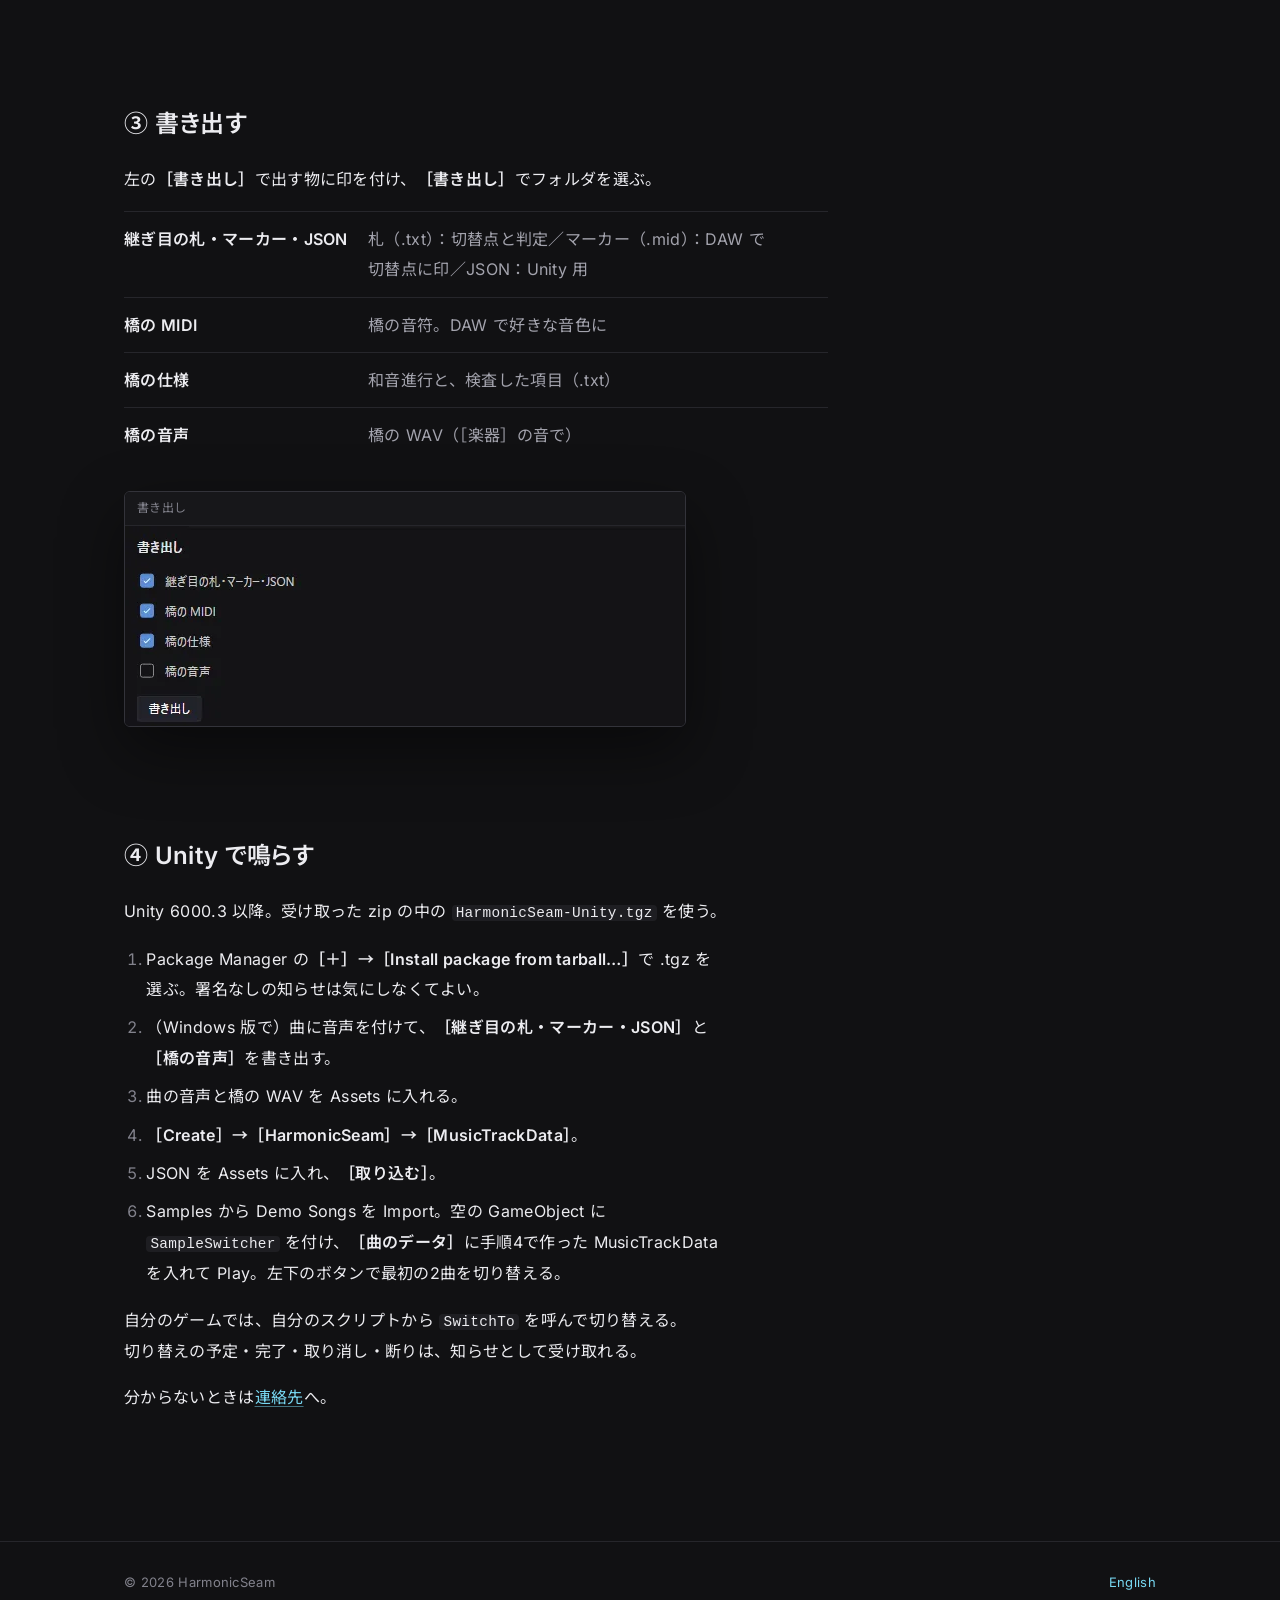
<file: guide/index.html>
<!DOCTYPE html><html lang="ja"><head><meta charset="utf-8"><meta name="viewport" content="width=device-width, initial-scale=1"><title>HarmonicSeam の使い方</title><meta name="description" content="HarmonicSeam（Windows 版）の使い方。見本で鳴らす・自分の曲で・書き出す・Unity で鳴らす、の4段を画面つきで。"><meta property="og:type" content="website"><meta property="og:site_name" content="HarmonicSeam"><meta property="og:title" content="HarmonicSeam の使い方"><meta property="og:description" content="HarmonicSeam（Windows 版）の使い方。見本で鳴らす・自分の曲で・書き出す・Unity で鳴らす、の4段を画面つきで。"><meta property="og:url" content="https://harmonicseam.github.io/guide/"><meta property="og:image" content="https://harmonicseam.github.io/og.png"><meta property="og:image:width" content="1920"><meta property="og:image:height" content="1080"><meta name="twitter:card" content="summary_large_image"><link rel="icon" href="/favicon.svg" type="image/svg+xml"><link rel="preload" href="/fonts/inter.132be9a441.woff2" as="font" type="font/woff2" crossorigin=""><link rel="preload" href="/fonts/noto-sans-jp.26fc1f16a7.woff2" as="font" type="font/woff2" crossorigin=""><style>@font-face{font-family:'Inter';font-style:normal;font-weight:400;font-display:swap;src:url(/fonts/inter.132be9a441.woff2) format('woff2')}@font-face{font-family:'Inter';font-style:normal;font-weight:500;font-display:swap;src:url(/fonts/inter.132be9a441.woff2) format('woff2')}@font-face{font-family:'Inter';font-style:normal;font-weight:600;font-display:swap;src:url(/fonts/inter.132be9a441.woff2) format('woff2')}@font-face{font-family:'Noto Sans JP';font-style:normal;font-weight:400;font-display:swap;src:url(/fonts/noto-sans-jp.26fc1f16a7.woff2) format('woff2')}@font-face{font-family:'Noto Sans JP';font-style:normal;font-weight:500;font-display:swap;src:url(/fonts/noto-sans-jp.26fc1f16a7.woff2) format('woff2')}@font-face{font-family:'Noto Sans JP';font-style:normal;font-weight:600;font-display:swap;src:url(/fonts/noto-sans-jp.26fc1f16a7.woff2) format('woff2')}</style><link rel="stylesheet" href="/_astro/Base.0Olm_DpR.css"><style>.sec--first[data-astro-cid-amid4ct5]{padding-top:72px}.page-title[data-astro-cid-amid4ct5]{margin:0 0 16px;font-size:32px;font-weight:600;line-height:1.3}.toc[data-astro-cid-amid4ct5]{max-width:44em;margin:8px 0 0;padding:0;list-style:none}.toc[data-astro-cid-amid4ct5] li[data-astro-cid-amid4ct5]{border-top:1px solid var(--line);grid-template-columns:11em 1fr;gap:4px 20px;padding:12px 0;display:grid}.toc[data-astro-cid-amid4ct5] span[data-astro-cid-amid4ct5]{color:var(--text-2)}.prose[data-astro-cid-amid4ct5] ol[data-astro-cid-amid4ct5]{margin:0 0 1em;padding-left:1.4em}.h3[data-astro-cid-amid4ct5]{margin:48px 0 12px;font-size:18px;font-weight:600}.ui[data-astro-cid-amid4ct5]{color:var(--text);font-weight:600}code[data-astro-cid-amid4ct5]{font-family:var(--mono);border-radius:var(--r);background:var(--bg-3);padding:0 4px;font-size:.9em}.swatch[data-astro-cid-amid4ct5]{vertical-align:-.1em;border-radius:2px;width:.9em;height:.9em;margin:0 2px 0 0;display:inline-block}.fig[data-astro-cid-amid4ct5]+.fig[data-astro-cid-amid4ct5]{margin-top:32px}.prose[data-astro-cid-amid4ct5]+.fig[data-astro-cid-amid4ct5],.items[data-astro-cid-amid4ct5]+.fig[data-astro-cid-amid4ct5]{margin-top:28px}.fig--live[data-astro-cid-amid4ct5]{max-width:702px}.fig--export[data-astro-cid-amid4ct5]{max-width:562px}.items[data-astro-cid-amid4ct5]{max-width:44em;margin:0}.items[data-astro-cid-amid4ct5]>div[data-astro-cid-amid4ct5]{border-top:1px solid var(--line);grid-template-columns:14em 1fr;gap:4px 20px;padding:12px 0;display:grid}.items[data-astro-cid-amid4ct5] dt[data-astro-cid-amid4ct5]{font-weight:600}.items[data-astro-cid-amid4ct5] dd[data-astro-cid-amid4ct5]{color:var(--text-2);margin:0}@media (width<=640px){.sec--first[data-astro-cid-amid4ct5]{padding-top:48px}.page-title[data-astro-cid-amid4ct5]{font-size:28px}.toc[data-astro-cid-amid4ct5] li[data-astro-cid-amid4ct5],.items[data-astro-cid-amid4ct5]>div[data-astro-cid-amid4ct5]{grid-template-columns:1fr}}
</style></head><body><header class="top"><div class="wrap top__in"><a class="brand" href="/"><img src="/logo.svg" alt="" width="22" height="22">HarmonicSeam</a><nav class="nav" aria-label="ページ内"><a class="nav__top" href="/">TOP</a><a class="nav__wide" href="/#how">できること</a><a class="nav__wide" href="/#limits">できないこと</a><a class="nav__wide" href="/#try">試す</a><a href="/#en" lang="en">English</a></nav></div></header><main><section class="sec sec--first wrap" data-astro-cid-amid4ct5=""><h1 class="page-title" data-astro-cid-amid4ct5="">使い方</h1><div class="prose" data-astro-cid-amid4ct5=""><p class="bx" data-astro-cid-amid4ct5="">Windows 版<wbr>（2026年10月）の<wbr>手順。<wbr>HarmonicSeam を<wbr>開いた<wbr>ところから。</p></div><ol class="toc" data-astro-cid-amid4ct5=""><li class="bx" data-astro-cid-amid4ct5=""><a href="#sample" data-astro-cid-amid4ct5="">① 見本で<wbr>鳴らす</a><span data-astro-cid-amid4ct5=""><wbr>入っている<wbr>3曲で、<wbr>切り替えと<wbr>橋を<wbr>聴く。<wbr>10分。</span></li><li class="bx" data-astro-cid-amid4ct5=""><a href="#own" data-astro-cid-amid4ct5="">② 自分の<wbr>曲で</a><span data-astro-cid-amid4ct5=""><wbr>自分の MIDI で、<wbr>切り替えと<wbr>橋を<wbr>聴く。<wbr>30分。</span></li><li class="bx" data-astro-cid-amid4ct5=""><a href="#export" data-astro-cid-amid4ct5="">③ 書き出す</a><span data-astro-cid-amid4ct5="">ゲームや DAW に<wbr>渡す物<wbr>（橋の<wbr>音声・MIDI、<wbr>ゲーム用の<wbr>データ）を<wbr>作る。</span></li><li class="bx" data-astro-cid-amid4ct5=""><a href="#unity" data-astro-cid-amid4ct5="">④ Unity で<wbr>鳴らす</a><span data-astro-cid-amid4ct5=""><wbr>書き出した<wbr>物を Unity で<wbr>鳴らす。<wbr>Unity を<wbr>使う<wbr>人だけ。</span></li></ol></section><section id="sample" class="sec wrap" data-astro-cid-amid4ct5=""><h2 class="bx" data-astro-cid-amid4ct5="">① 見本で<wbr>鳴らす</h2><div class="prose" data-astro-cid-amid4ct5=""><ol data-astro-cid-amid4ct5=""><li class="bx" data-astro-cid-amid4ct5=""><span class="ui" data-astro-cid-amid4ct5="">［ファイル］<wbr>→<wbr>［開く…］</span>で <code data-astro-cid-amid4ct5="">見本\レクイエムとK545\レクイエムとK545.hsproj</code> を<wbr>開く。</li><li class="bx" data-astro-cid-amid4ct5="">左の<span class="ui" data-astro-cid-amid4ct5=""><wbr>［継ぎ目］</span>を<wbr>1本選ぶ。<wbr>上の<wbr>帯が<wbr>切替点。<br data-astro-cid-amid4ct5=""><span class="nw" data-astro-cid-amid4ct5=""><span class="swatch" style="background:#3d9447" data-astro-cid-amid4ct5=""></span><wbr>緑＝切れる</span><span class="nw" data-astro-cid-amid4ct5=""><span class="swatch" style="background:#d19e2e" data-astro-cid-amid4ct5=""></span><wbr>黄＝橋なら<wbr>切れる</span><span class="nw" data-astro-cid-amid4ct5=""><span class="swatch" style="background:#474747" data-astro-cid-amid4ct5=""></span><wbr>灰＝<wbr>そのままでは<wbr>切れない</span><br data-astro-cid-amid4ct5=""><wbr>斜線＝禁則は<wbr>無いが、<span class="nw" data-astro-cid-amid4ct5=""><wbr>曲A</span>が<wbr>解決しないまま<span class="nw" data-astro-cid-amid4ct5=""><wbr>曲B</span>に<wbr>入る<wbr>所<wbr>（橋なしでは<wbr>切らない）</li><li class="bx" data-astro-cid-amid4ct5="">帯を<wbr>クリックして、<span class="ui" data-astro-cid-amid4ct5=""><wbr>［試聴］の ▶</span> で<wbr>聴く。</li><li class="bx" data-astro-cid-amid4ct5="">左の<span class="ui" data-astro-cid-amid4ct5=""><wbr>［ライブ］</span>で<wbr>曲の<wbr>名前を<wbr>押すと<wbr>鳴る。<wbr>鳴っている<wbr>間に<wbr>別の<wbr>曲を<wbr>押すと、<wbr>次に<wbr>切れる<wbr>所で<wbr>移る。</li></ol></div><figure class="fig" data-astro-cid-amid4ct5=""><div class="window" data-astro-cid-amid4ct5=""><div class="window__bar" data-astro-cid-amid4ct5=""><span data-astro-cid-amid4ct5="">継ぎ目</span></div><img src="/_astro/app-seam.DCDRDnpy_BBxQC.webp" srcset="/_astro/app-seam.DCDRDnpy_maKtE.webp 1080w, /_astro/app-seam.DCDRDnpy_BBxQC.webp 1600w" alt="継ぎ目の画面。左に曲と継ぎ目の一覧、上に切替点の帯、下にピアノロール、右に橋の設定" sizes="(min-width: 1128px) 1080px, 100vw" data-astro-cid-amid4ct5="true" loading="lazy" decoding="async" width="1600" height="767"></div><figcaption class="bx" data-astro-cid-amid4ct5="">継ぎ目の<wbr>画面。<wbr>上が<wbr>帯、<wbr>下が<wbr>ピアノロール、<wbr>右が<wbr>マトリクスと<wbr>橋の<wbr>設定。</figcaption></figure><figure class="fig fig--live" data-astro-cid-amid4ct5=""><div class="window" data-astro-cid-amid4ct5=""><div class="window__bar" data-astro-cid-amid4ct5=""><span data-astro-cid-amid4ct5="">ライブ</span></div><img src="/_astro/app-live.BEc8npl4_Z68QXe.webp" srcset="/_astro/app-live.BEc8npl4_Z68QXe.webp 700w" alt="ライブの画面。再生と停止のボタンと、曲の名前が横に並ぶ" sizes="(min-width: 750px) 700px, 100vw" data-astro-cid-amid4ct5="true" loading="lazy" decoding="async" width="700" height="80"></div><figcaption class="bx" data-astro-cid-amid4ct5="">ライブの<wbr>画面。<wbr>曲の<wbr>名前を<wbr>押すと<wbr>鳴る。</figcaption></figure></section><section id="own" class="sec wrap" data-astro-cid-amid4ct5=""><h2 class="bx" data-astro-cid-amid4ct5="">② 自分の<wbr>曲で</h2><div class="prose" data-astro-cid-amid4ct5=""><p class="bx" data-astro-cid-amid4ct5="">曲ごとに MIDI を<wbr>1つ<wbr>（全トラック入り）。<wbr>曲は<wbr>ループと<wbr>して<wbr>扱う。<wbr>テンポと<wbr>拍子は<wbr>途中で<wbr>変えない。</p><ol data-astro-cid-amid4ct5=""><li class="bx" data-astro-cid-amid4ct5=""><span class="ui" data-astro-cid-amid4ct5="">［ファイル］<wbr>→［新規］</span>。</li><li class="bx" data-astro-cid-amid4ct5="">曲ごとに<span class="ui" data-astro-cid-amid4ct5=""><wbr>［MIDI］の<wbr>［…］</span>で<wbr>選ぶ。<wbr>3曲目からは<wbr>左の<span class="ui" data-astro-cid-amid4ct5=""><wbr>［曲］の<wbr>［＋］</span>。</li><li class="bx" data-astro-cid-amid4ct5="">左の<span class="ui" data-astro-cid-amid4ct5=""><wbr>［継ぎ目］</span>を<wbr>選び、<wbr>①と<wbr>同じく<wbr>聴く。<wbr>ほかの<wbr>組は<span class="ui" data-astro-cid-amid4ct5=""><wbr>［＋］</span>で<wbr>足し、<wbr>右の<span class="ui" data-astro-cid-amid4ct5=""><wbr>［つなぐ<wbr>］</span>で<wbr>2曲を<wbr>選ぶ。</li><li class="bx" data-astro-cid-amid4ct5="">橋は<wbr>右の<span class="ui" data-astro-cid-amid4ct5=""><wbr>［橋］</span>で<wbr>替えられる<wbr>（レシピ・長さ・<wbr>音型）。</li><li class="bx" data-astro-cid-amid4ct5=""><span class="ui" data-astro-cid-amid4ct5="">［ファイル］<wbr>→［保存］</span>。<wbr>MIDI と<wbr>同じ<wbr>ドライブに<wbr>保存する<wbr>（違うと、<wbr>開き直した<wbr>ときに<wbr>曲が<wbr>見つからない<wbr>ことがある）。</li></ol></div><figure class="fig" data-astro-cid-amid4ct5=""><div class="window" data-astro-cid-amid4ct5=""><div class="window__bar" data-astro-cid-amid4ct5=""><span data-astro-cid-amid4ct5="">曲</span></div><img src="/_astro/app-songs.DGLHh29w_Z7S4n.webp" srcset="/_astro/app-songs.DGLHh29w_Z1FQqLf.webp 1080w, /_astro/app-songs.DGLHh29w_Z7S4n.webp 1380w" alt="曲の画面。MIDI・調・音源・拍子・範囲の欄" sizes="(min-width: 1128px) 1080px, 100vw" data-astro-cid-amid4ct5="true" loading="lazy" decoding="async" width="1380" height="258"></div><figcaption class="bx" data-astro-cid-amid4ct5="">曲の<wbr>画面<wbr>（1曲ぶん）。</figcaption></figure><h3 class="h3 bx" data-astro-cid-amid4ct5="">読み違えた<wbr>とき</h3><div class="prose" data-astro-cid-amid4ct5=""><ul data-astro-cid-amid4ct5=""><li class="bx" data-astro-cid-amid4ct5="">調が<wbr>違う → <span class="ui" data-astro-cid-amid4ct5="">［調］</span>で<wbr>固定。<wbr>途中で<wbr>変わるなら<span class="ui" data-astro-cid-amid4ct5=""><wbr>［＋ 調が<wbr>変わる<wbr>小節］</span></li><li class="bx" data-astro-cid-amid4ct5="">拍子が<wbr>違う → <span class="ui" data-astro-cid-amid4ct5="">［拍子を<wbr>固定］</span></li><li class="bx" data-astro-cid-amid4ct5="">ドラムなどが<wbr>混ざる → <span class="ui" data-astro-cid-amid4ct5="">［▸ トラック］</span>で<wbr>外す</li><li class="bx" data-astro-cid-amid4ct5="">1つの MIDI に<wbr>何曲も<wbr>ある → <span class="ui" data-astro-cid-amid4ct5="">［▸ 範囲］</span>で<wbr>選ぶ</li></ul></div><h3 class="h3 bx" data-astro-cid-amid4ct5="">音声を<wbr>付ける<wbr>とき</h3><div class="prose" data-astro-cid-amid4ct5=""><ul data-astro-cid-amid4ct5=""><li class="bx" data-astro-cid-amid4ct5=""><span class="ui" data-astro-cid-amid4ct5="">［音源］の<wbr>［…］</span>で WAV か mp3 を<wbr>選ぶと、<wbr>曲が<wbr>その音で<wbr>鳴る。</li><li class="bx" data-astro-cid-amid4ct5="">MIDI と<wbr>同じ<wbr>所から、<wbr>1周ぶん<wbr>ちょうどで<wbr>書き出しておく。<wbr>頭の<wbr>空白も、<wbr>ループの<wbr>たびに<wbr>鳴る。</li><li class="bx" data-astro-cid-amid4ct5="">頭が MIDI より<wbr>遅れている<wbr>ときは、<span class="ui" data-astro-cid-amid4ct5=""><wbr>［測定］</span>で<wbr>カウントインが<wbr>入る。</li></ul></div><h3 class="h3" data-astro-cid-amid4ct5="">楽器</h3><div class="prose" data-astro-cid-amid4ct5=""><ul data-astro-cid-amid4ct5=""><li class="bx" data-astro-cid-amid4ct5="">まずは<wbr>内蔵の<wbr>音色で。<wbr>VST3 は<wbr>左の<span class="ui" data-astro-cid-amid4ct5=""><wbr>［楽器］</span>から<wbr>読める。</li><li class="bx" data-astro-cid-amid4ct5="">フォルダの<wbr>形の <code data-astro-cid-amid4ct5="">.vst3</code> は、<wbr>中の <code data-astro-cid-amid4ct5="">Contents\x86_64-win\</code> に<wbr>ある <code data-astro-cid-amid4ct5="">.vst3</code> を<wbr>選ぶ。</li></ul></div></section><section id="export" class="sec wrap" data-astro-cid-amid4ct5=""><h2 data-astro-cid-amid4ct5="">③ 書き出す</h2><div class="prose" data-astro-cid-amid4ct5=""><p class="bx" data-astro-cid-amid4ct5="">左の<span class="ui" data-astro-cid-amid4ct5=""><wbr>［書き出し］</span>で<wbr>出す物に<wbr>印を<wbr>付け、<span class="ui" data-astro-cid-amid4ct5=""><wbr>［書き出し］</span>で<wbr>フォルダを<wbr>選ぶ。</p></div><dl class="items" data-astro-cid-amid4ct5=""><div data-astro-cid-amid4ct5=""><dt class="bx" data-astro-cid-amid4ct5="">継ぎ目の<wbr>札・マーカー・JSON</dt><dd class="bx" data-astro-cid-amid4ct5="">札<wbr>（.txt）：切替点と<wbr>判定／マーカー<wbr>（.mid）：DAW で<wbr>切替点に<wbr>印／JSON：Unity 用</dd></div><div data-astro-cid-amid4ct5=""><dt data-astro-cid-amid4ct5="">橋の MIDI</dt><dd class="bx" data-astro-cid-amid4ct5="">橋の<wbr>音符。<wbr>DAW で<wbr>好きな<wbr>音色に</dd></div><div data-astro-cid-amid4ct5=""><dt class="bx" data-astro-cid-amid4ct5="">橋の<wbr>仕様</dt><dd class="bx" data-astro-cid-amid4ct5="">和音進行と、<wbr>検査した<wbr>項目<wbr>（.txt）</dd></div><div data-astro-cid-amid4ct5=""><dt class="bx" data-astro-cid-amid4ct5="">橋の<wbr>音声</dt><dd class="bx" data-astro-cid-amid4ct5="">橋の WAV<wbr>（［楽器］の<wbr>音で）</dd></div></dl><figure class="fig fig--export" data-astro-cid-amid4ct5=""><div class="window" data-astro-cid-amid4ct5=""><div class="window__bar" data-astro-cid-amid4ct5=""><span data-astro-cid-amid4ct5="">書き出し</span></div><img src="/_astro/app-export.DSXFY_f0_Z1EmxFT.webp" srcset="/_astro/app-export.DSXFY_f0_Z1EmxFT.webp 560w" alt="書き出しの画面。出す物の印4つと、書き出しのボタン" sizes="(min-width: 610px) 560px, 100vw" data-astro-cid-amid4ct5="true" loading="lazy" decoding="async" width="560" height="200"></div></figure></section><section id="unity" class="sec wrap" data-astro-cid-amid4ct5=""><h2 class="bx" data-astro-cid-amid4ct5="">④ Unity で<wbr>鳴らす</h2><div class="prose" data-astro-cid-amid4ct5=""><p class="bx" data-astro-cid-amid4ct5="">Unity 6000.3 以降。<wbr>受け取った zip の<wbr>中の <code data-astro-cid-amid4ct5="">HarmonicSeam-Unity.tgz</code> を<wbr>使う。</p><ol data-astro-cid-amid4ct5=""><li class="bx" data-astro-cid-amid4ct5="">Package Manager の<span class="ui" data-astro-cid-amid4ct5=""><wbr>［＋］<wbr>→［Install package from tarball…］</span>で .tgz を<wbr>選ぶ。<wbr>署名なしの<wbr>知らせは<wbr>気にしなくてよい。</li><li class="bx" data-astro-cid-amid4ct5="">（Windows 版で）曲に<wbr>音声を<wbr>付けて、<span class="ui" data-astro-cid-amid4ct5=""><wbr>［継ぎ目の<wbr>札・マーカー・JSON］</span>と<span class="ui" data-astro-cid-amid4ct5=""><wbr>［橋の<wbr>音声］</span>を<wbr>書き出す。</li><li class="bx" data-astro-cid-amid4ct5="">曲の<wbr>音声と<wbr>橋の WAV を Assets に<wbr>入れる。</li><li data-astro-cid-amid4ct5=""><span class="ui" data-astro-cid-amid4ct5="">［Create］→［HarmonicSeam］→［MusicTrackData］</span>。</li><li class="bx" data-astro-cid-amid4ct5="">JSON を Assets に<wbr>入れ、<span class="ui" data-astro-cid-amid4ct5=""><wbr>［取り込む］</span>。</li><li class="bx" data-astro-cid-amid4ct5="">Samples から Demo Songs を Import。<wbr>空の GameObject に <code data-astro-cid-amid4ct5="">SampleSwitcher</code> を<wbr>付け、<span class="ui" data-astro-cid-amid4ct5=""><wbr>［曲の<wbr>データ］</span>に<wbr>手順4で<wbr>作った MusicTrackData を<wbr>入れて Play。<wbr>左下の<wbr>ボタンで<wbr>最初の<wbr>2曲を<wbr>切り替える。</li></ol><p class="bx" data-astro-cid-amid4ct5="">自分の<wbr>ゲームでは、<wbr>自分の<wbr>スクリプトから <code data-astro-cid-amid4ct5="">SwitchTo</code> を<wbr>呼んで<wbr>切り替える。<wbr>切り替えの<wbr>予定・完了・取り消し・<wbr>断りは、<wbr>知らせと<wbr>して<wbr>受け取れる。</p><p class="bx" data-astro-cid-amid4ct5="">分からない<wbr>ときは<a href="/#try" data-astro-cid-amid4ct5=""><wbr>連絡先</a>へ。</p></div></section></main><footer class="foot"><div class="wrap foot__in"><span>© 2026 HarmonicSeam</span><a href="/#en" lang="en">English</a></div></footer></body></html>
</file>
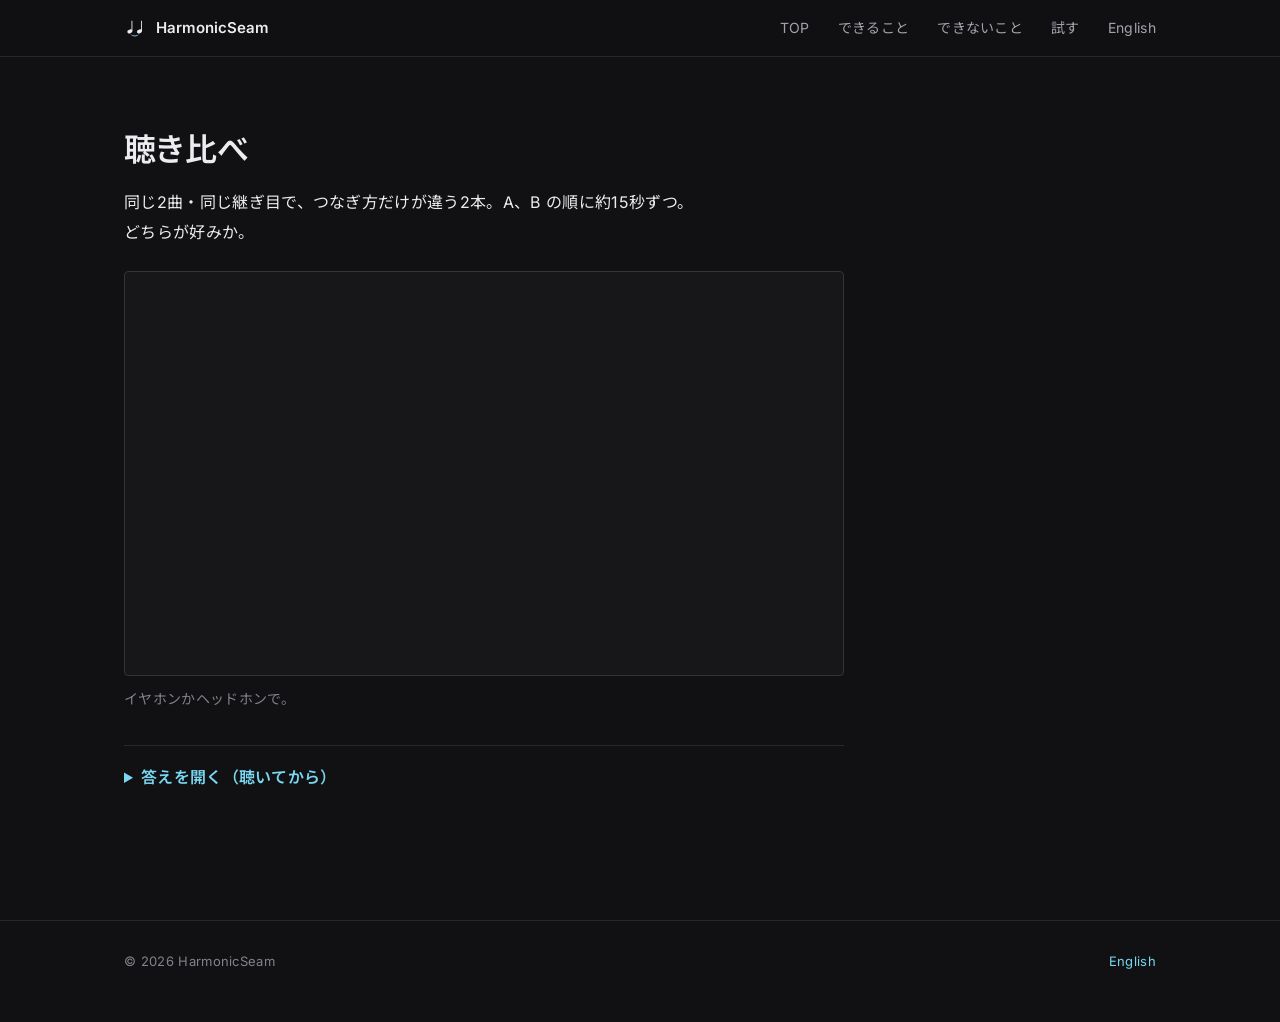
<file: listen/index.html>
<!DOCTYPE html><html lang="ja"><head><meta charset="utf-8"><meta name="viewport" content="width=device-width, initial-scale=1"><title>聴き比べ — HarmonicSeam</title><meta name="description" content="同じ場面の切り替えを2通りで聴き比べる。どちらが好みか、聴いてから答えを開く。"><meta name="robots" content="noindex"><meta property="og:type" content="website"><meta property="og:site_name" content="HarmonicSeam"><meta property="og:title" content="聴き比べ — HarmonicSeam"><meta property="og:description" content="同じ場面の切り替えを2通りで聴き比べる。どちらが好みか、聴いてから答えを開く。"><meta property="og:url" content="https://harmonicseam.github.io/listen/"><meta property="og:image" content="https://harmonicseam.github.io/og.png"><meta property="og:image:width" content="1920"><meta property="og:image:height" content="1080"><meta name="twitter:card" content="summary_large_image"><link rel="icon" href="/favicon.svg" type="image/svg+xml"><link rel="preload" href="/fonts/inter.132be9a441.woff2" as="font" type="font/woff2" crossorigin=""><link rel="preload" href="/fonts/noto-sans-jp.26fc1f16a7.woff2" as="font" type="font/woff2" crossorigin=""><style>@font-face{font-family:'Inter';font-style:normal;font-weight:400;font-display:swap;src:url(/fonts/inter.132be9a441.woff2) format('woff2')}@font-face{font-family:'Inter';font-style:normal;font-weight:500;font-display:swap;src:url(/fonts/inter.132be9a441.woff2) format('woff2')}@font-face{font-family:'Inter';font-style:normal;font-weight:600;font-display:swap;src:url(/fonts/inter.132be9a441.woff2) format('woff2')}@font-face{font-family:'Noto Sans JP';font-style:normal;font-weight:400;font-display:swap;src:url(/fonts/noto-sans-jp.26fc1f16a7.woff2) format('woff2')}@font-face{font-family:'Noto Sans JP';font-style:normal;font-weight:500;font-display:swap;src:url(/fonts/noto-sans-jp.26fc1f16a7.woff2) format('woff2')}@font-face{font-family:'Noto Sans JP';font-style:normal;font-weight:600;font-display:swap;src:url(/fonts/noto-sans-jp.26fc1f16a7.woff2) format('woff2')}</style><link rel="stylesheet" href="/_astro/Base.0Olm_DpR.css"><style>.sec--first[data-astro-cid-akbyzyuw]{padding-top:72px}.page-title[data-astro-cid-akbyzyuw]{margin:0 0 16px;font-size:32px;font-weight:600;line-height:1.3}.yt[data-astro-cid-akbyzyuw]{aspect-ratio:16/9;border:1px solid var(--line-2);border-radius:var(--r);background:var(--bg-2);max-width:720px;margin-top:24px;position:relative;overflow:hidden}.yt[data-astro-cid-akbyzyuw] iframe[data-astro-cid-akbyzyuw]{border:0;width:100%;height:100%;position:absolute;inset:0}.note[data-astro-cid-akbyzyuw]{color:var(--text-3);margin:10px 0 0;font-size:14px}.answer[data-astro-cid-akbyzyuw]{border-top:1px solid var(--line);max-width:720px;margin-top:32px;padding-top:16px}.answer[data-astro-cid-akbyzyuw] summary[data-astro-cid-akbyzyuw]{cursor:pointer;color:var(--accent);font-weight:600}.answer[data-astro-cid-akbyzyuw] .prose[data-astro-cid-akbyzyuw]{margin-top:12px}@media (width<=640px){.sec--first[data-astro-cid-akbyzyuw]{padding-top:48px}.page-title[data-astro-cid-akbyzyuw]{font-size:28px}}
</style></head><body><header class="top"><div class="wrap top__in"><a class="brand" href="/"><img src="/logo.svg" alt="" width="22" height="22">HarmonicSeam</a><nav class="nav" aria-label="ページ内"><a class="nav__top" href="/">TOP</a><a class="nav__wide" href="/#how">できること</a><a class="nav__wide" href="/#limits">できないこと</a><a class="nav__wide" href="/#try">試す</a><a href="/#en" lang="en">English</a></nav></div></header><main><section class="sec sec--first wrap" data-astro-cid-akbyzyuw=""><h1 class="page-title" data-astro-cid-akbyzyuw="">聴き比べ</h1><div class="prose" data-astro-cid-akbyzyuw=""><p class="bx" data-astro-cid-akbyzyuw="">同じ<wbr>2曲・<wbr>同じ<wbr>継ぎ目で、<wbr>つなぎ方だけが<wbr>違う<wbr>2本。<wbr>A、<wbr>B の<wbr>順に<wbr>約15秒ずつ。<wbr>どちらが<wbr>好みか。</p></div><div class="yt" data-astro-cid-akbyzyuw=""><iframe src="https://www.youtube-nocookie.com/embed/uOXZuTA1H6U" title="聴き比べ（A と B）" loading="lazy" allow="encrypted-media; picture-in-picture" allowfullscreen referrerpolicy="strict-origin-when-cross-origin" data-astro-cid-akbyzyuw=""></iframe></div><p class="note bx" data-astro-cid-akbyzyuw="">イヤホンか<wbr>ヘッドホンで。</p><details class="answer" data-astro-cid-akbyzyuw=""><summary data-astro-cid-akbyzyuw="">答えを開く（聴いてから）</summary><div class="prose" data-astro-cid-akbyzyuw=""><p class="bx" data-astro-cid-akbyzyuw=""><strong data-astro-cid-akbyzyuw="">B</strong> が HarmonicSeam の<wbr>橋を<wbr>通した<wbr>もの。<wbr>A は、<wbr>拍に<wbr>合わせて<wbr>クロスフェードするだけ。</p><p class="bx" data-astro-cid-akbyzyuw="">2026年8月に<wbr>同じ<wbr>2本で<wbr>聴き比べて<wbr>もらうと、<wbr>56人中39人<wbr>（69.6%）が<wbr>橋ありを<wbr>選んだ<wbr>（どちらを<wbr>先に<wbr>聴くかは<wbr>人に<wbr>よって<wbr>入れ替えた）。<wbr>急な<wbr>方が<wbr>好み、と<wbr>いう<wbr>人も<wbr>いた。</p><p data-astro-cid-akbyzyuw=""><a href="/" data-astro-cid-akbyzyuw="">HarmonicSeam とは</a>　<a href="/guide/" data-astro-cid-akbyzyuw="">使い方</a></p></div></details></section></main><footer class="foot"><div class="wrap foot__in"><span>© 2026 HarmonicSeam</span><a href="/#en" lang="en">English</a></div></footer></body></html>
</file>
<file: _astro/Base.0Olm_DpR.css>
:root{--bg:#111113;--bg-2:#17171a;--bg-3:#1e1e22;--line:#26262b;--line-2:#33333a;--text:#ececf0;--text-2:#a3a3ad;--text-3:#82828c;--accent:#78d8f2;--accent-ink:#0a1a20;--ok:#3a9a5b;--far:#d9a600;--no:#8a8a8a;--r:4px;--r-win:6px;--wrap:1080px;--font:"Inter", "Noto Sans JP", system-ui, -apple-system, "Segoe UI", sans-serif;--mono:ui-monospace, "SFMono-Regular", Consolas, monospace}*{box-sizing:border-box}html{background:var(--bg);scroll-behavior:smooth}body{color:var(--text);font-family:var(--font);letter-spacing:.02em;-webkit-font-smoothing:antialiased;margin:0;font-size:16px;line-height:1.9}a{color:var(--accent);text-decoration:none}a:hover{text-underline-offset:3px;text-decoration:underline}.prose a,.caption a{text-underline-offset:3px;text-decoration:underline #78d8f280}.prose a:hover,.caption a:hover{text-decoration-color:currentColor}h1,h2,h3{font-feature-settings:"palt";word-break:auto-phrase;text-wrap:balance}:lang(ja){word-break:auto-phrase;line-break:strict}p,li,dd,figcaption{text-wrap:pretty}.nw{white-space:nowrap}.bx{word-break:keep-all;overflow-wrap:anywhere}.wrap{max-width:var(--wrap);margin:0 auto;padding:0 24px}section[id]{scroll-margin-top:72px}.top{z-index:10;backdrop-filter:blur(8px);border-bottom:1px solid var(--line);background:#111113d9;position:sticky;top:0}.top__in{justify-content:space-between;align-items:center;height:56px;display:flex}.brand{color:var(--text);letter-spacing:0;align-items:center;gap:10px;font-size:15px;font-weight:600;display:inline-flex}.brand:hover{text-decoration:none}.nav{gap:28px;font-size:14px;display:flex}.nav a{color:var(--text-2)}.nav a:hover{color:var(--text);text-decoration:none}.hero{padding-top:104px;padding-bottom:56px}.hero h1{letter-spacing:-.02em;margin:0 0 16px;font-size:60px;font-weight:700;line-height:1.1}.tagline{color:var(--text);margin:0 0 12px;font-size:20px;font-weight:500;line-height:1.5}.scenes{gap:20px;max-width:44em;margin:24px 0 0;display:grid}.scenes>div{border-top:1px solid var(--line);grid-template-columns:11em 1fr;gap:4px 20px;padding-top:20px;display:grid}.scenes dt{color:var(--text);font-weight:600}.scenes dd{color:var(--text-2);margin:0}@media (width<=640px){.scenes>div{grid-template-columns:1fr}}.sub{max-width:38em;color:var(--text-2);margin:0 0 32px;font-size:16px}.actions{flex-wrap:wrap;gap:12px;display:flex}.btn{border:1px solid var(--line-2);border-radius:var(--r);height:40px;color:var(--text);align-items:center;padding:0 16px;font-size:14px;font-weight:500;display:inline-flex}.btn:hover{background:var(--bg-3);text-decoration:none}.btn--primary{background:var(--accent);border-color:var(--accent);color:var(--accent-ink)}.btn--primary:hover{background:#9be3f6}.window{border:1px solid var(--line-2);border-radius:var(--r-win);background:#0c0c0e;overflow:hidden;box-shadow:0 24px 64px #00000073}.window__bar{border-bottom:1px solid var(--line);background:var(--bg-2);height:34px;color:var(--text-3);white-space:nowrap;justify-content:space-between;align-items:center;gap:12px;padding:0 12px;font-size:12px;display:flex;overflow:hidden}.window picture{display:block}.tabs{gap:16px;height:100%;display:flex}.tabs button{appearance:none;height:100%;color:var(--text-3);font:inherit;cursor:pointer;background:0 0;border:0;border-bottom:2px solid #0000;padding:0}.tabs button:hover{color:var(--text-2)}.tabs button[aria-selected=true]{color:var(--text);border-bottom-color:var(--accent)}.stage{position:relative}.arrow{z-index:1;color:#fff;cursor:pointer;background:#0000008c;border:1px solid #ffffff59;border-radius:50%;place-items:center;width:40px;height:40px;padding:0;transition:background .15s;display:grid;position:absolute;top:50%;transform:translateY(-50%)}.arrow:hover{background:#000000b8}.arrow[hidden]{display:none}.arrow--prev{left:12px}.arrow--next{right:12px}.slides{scroll-snap-type:x mandatory;overscroll-behavior-x:contain;scrollbar-width:none;display:flex;overflow-x:auto}.slides::-webkit-scrollbar{display:none}.slide{scroll-snap-align:start;flex:0 0 100%}.window img{width:100%;height:auto;display:block}.video{aspect-ratio:16/9;cursor:pointer;background:#000;position:relative}.video video{width:100%;height:100%;display:block}.video__hint{pointer-events:none;color:#fff;background:#0000008c;border:1px solid #ffffff59;border-radius:50%;place-items:center;width:72px;height:72px;transition:background .15s;display:grid;position:absolute;top:50%;left:50%;transform:translate(-50%,-50%)}.video__hint svg{margin-left:4px}.video:hover .video__hint{background:#000000b8}.video__hint[hidden]{display:none}.caption,figcaption{color:var(--text-3);margin:12px 0 0;font-size:13px;line-height:1.8}.sec{padding-top:112px}.sec h2{margin:0 0 24px;font-size:24px;font-weight:600;line-height:1.4}.sec .h2--sub{margin-top:48px}.prose>*{max-width:38em}.prose p{margin:0 0 1em}.prose ul{margin:0 0 1em;padding-left:1.2em}.prose li{margin:0 0 .5em}.prose li::marker{color:var(--text-3)}.chg{outline:1px dashed var(--far);outline-offset:2px}.muted{color:var(--text-2)}.steps{gap:72px;margin:48px 0 0;padding:0;list-style:none;display:grid}.step__head{align-items:baseline;gap:12px;margin-bottom:8px;display:flex}.step__num{font-family:var(--mono);color:var(--accent);font-size:14px}.step h3{margin:0;font-size:18px;font-weight:600}.step>p{max-width:38em;color:var(--text-2);margin:0 0 28px}.fig{margin:0}.fig--narrow{max-width:684px}.log{grid-template-columns:6em 1fr;gap:8px 16px;max-width:38em;margin:0;display:grid}.log dt{font-family:var(--mono);color:var(--text-3);font-size:14px;line-height:1.9}.log dd{margin:0}.box{border:1px solid var(--line-2);border-radius:var(--r-win);background:var(--bg-2);max-width:44em;margin-top:40px;padding:20px 24px}.box h3{margin:0 0 8px;font-size:16px;font-weight:600}.box ul{margin:0;padding-left:1.2em}.box li{color:var(--text-2);margin:0 0 .4em}.en .prose p{color:var(--text-2);letter-spacing:0}.foot{border-top:1px solid var(--line);color:var(--text-3);margin-top:128px;font-size:13px}.foot__in{justify-content:space-between;padding-top:28px;padding-bottom:48px;display:flex}.caption a,.foot a{margin-block:-10px;padding-block:10px}@media (width<=640px){.nav{gap:20px}.nav__wide{display:none}.hero{padding-top:56px;padding-bottom:40px}.hero h1{font-size:clamp(30px,13.5vw - 6px,44px)}.tagline{font-size:18px}.sec{padding-top:80px}.sec h2{font-size:22px}}@media (width<=310px){.nav__top{display:none}}@media (pointer:coarse){.btn{height:44px}.nav a{margin:-14px -8px;padding:14px 8px}.window__bar--tabs{height:44px}.arrow{width:44px;height:44px}}
</file>
